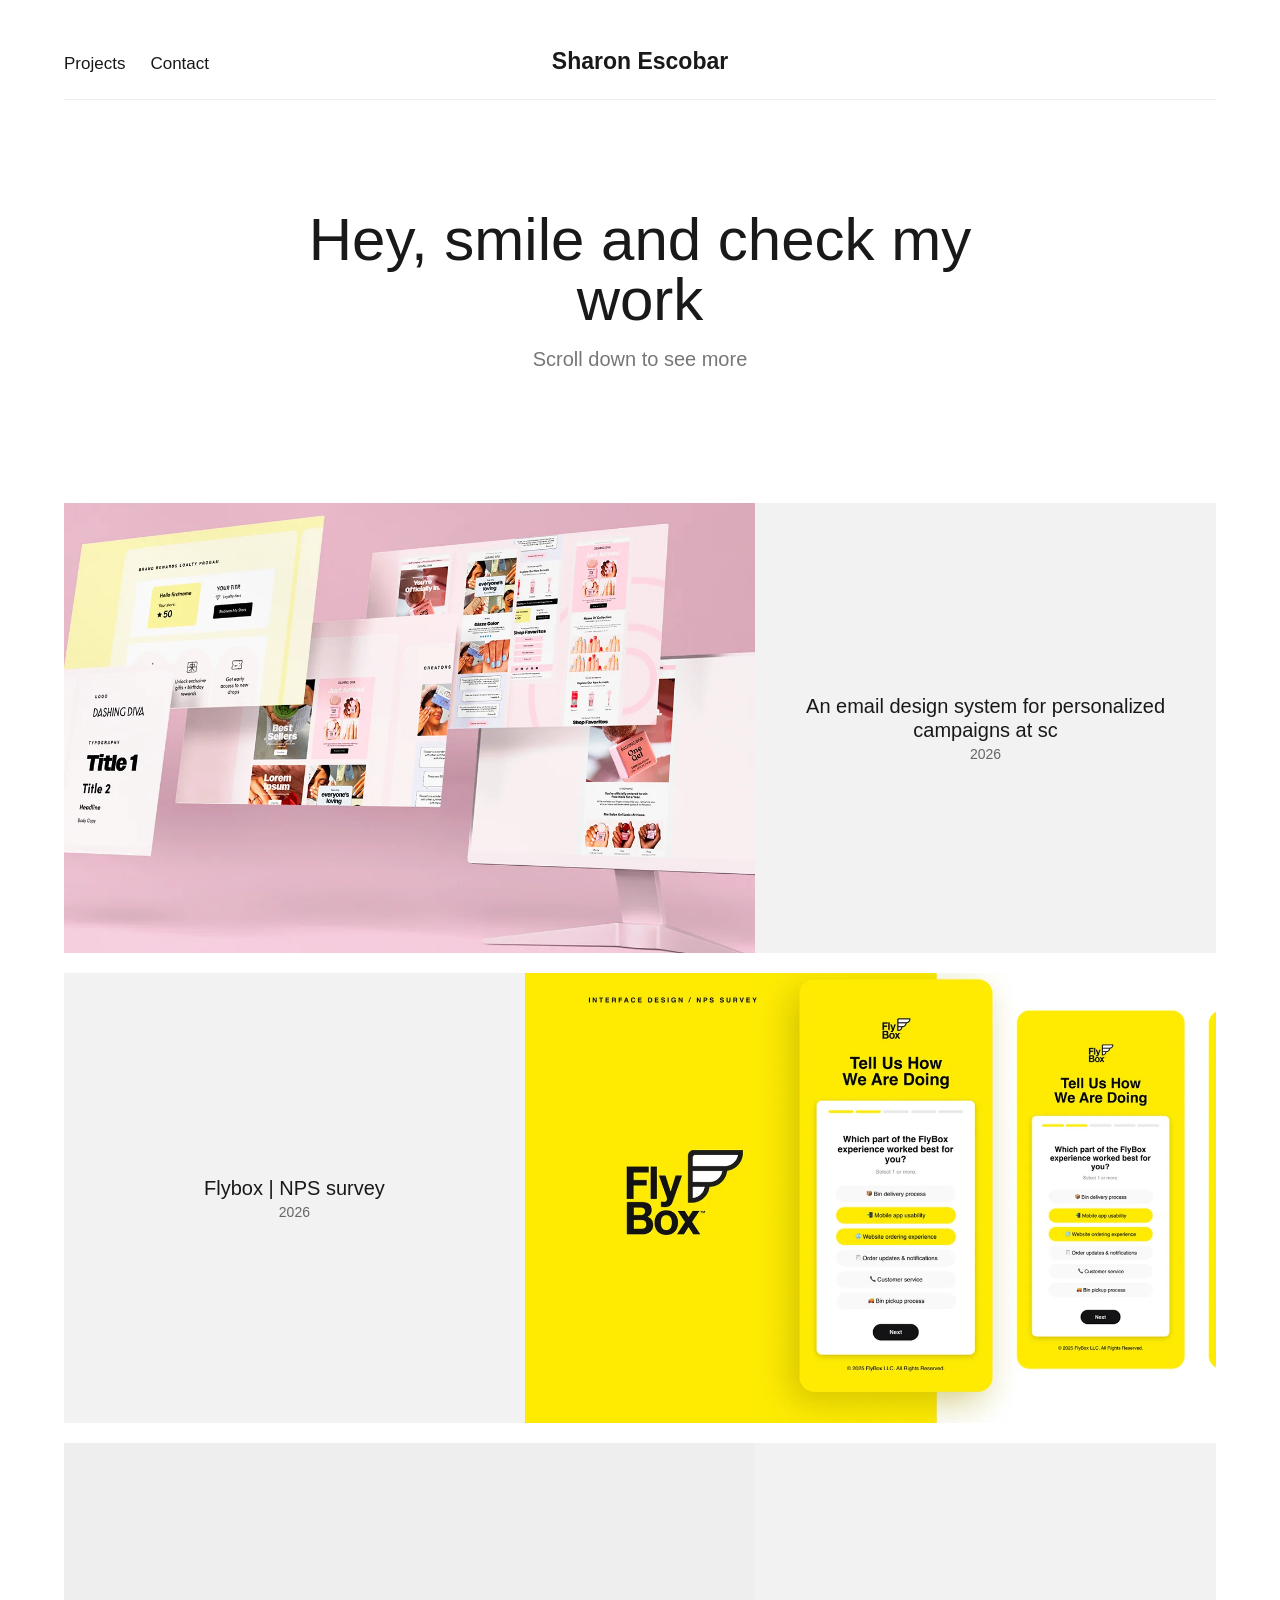
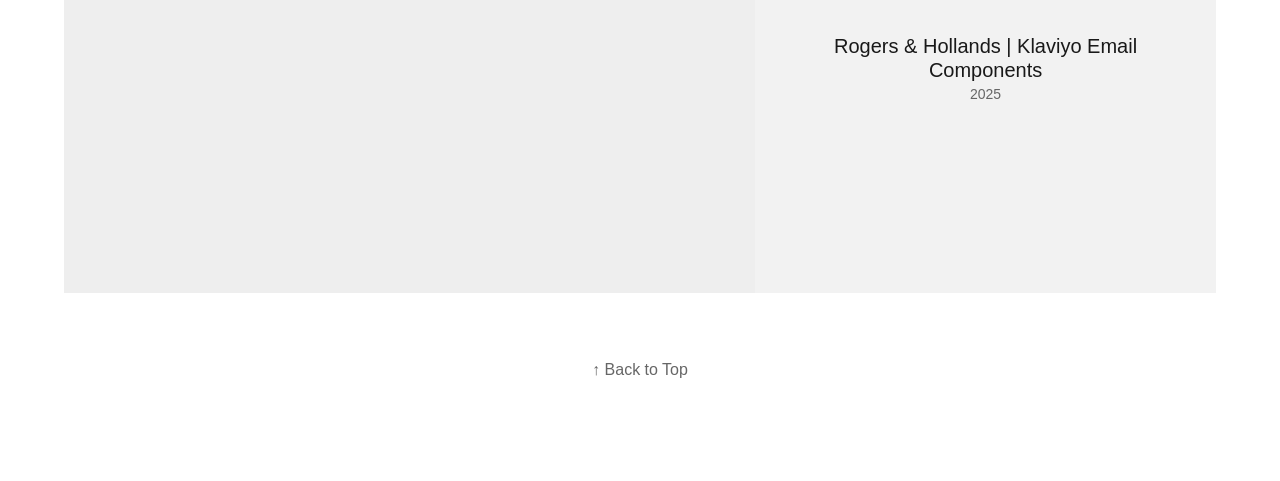
<file: index.html>
<!DOCTYPE html><html lang="en"><head><meta charSet="utf-8"/><meta name="viewport" content="width=device-width, initial-scale=1"/><link rel="stylesheet" href="/_next/static/chunks/1fuy-kwhqlm_t.css" data-precedence="next"/><link rel="preload" as="script" fetchPriority="low" href="/_next/static/chunks/310vm2bl3xxpt.js"/><script src="/_next/static/chunks/1wnov70f88xjy.js" async=""></script><script src="/_next/static/chunks/39_j1bdzreq0m.js" async=""></script><script src="/_next/static/chunks/0c98xzjfks9hq.js" async=""></script><script src="/_next/static/chunks/turbopack-2u1d16houkiyo.js" async=""></script><script src="/_next/static/chunks/3i3r_b7oxx2u1.js" async=""></script><title>Sharon Escobar</title><meta name="description" content="Hey, smile and check my work"/><script src="/_next/static/chunks/0cz1d0mv5g_q7.js" noModule=""></script></head><body><div hidden=""><!--$--><!--/$--></div><div class="shell" id="top"><header class="site-header"><nav aria-label="Portfolio"><a href="/work/">Projects</a><a href="/contact/">Contact</a></nav><a class="brand" href="/work/">Sharon Escobar</a><details class="mobile-menu"><summary aria-label="Navigation menu">☰</summary><nav><a href="/work/">Projects</a><a href="/contact/">Contact</a></nav></details></header><main><div class="masthead"><h1>Hey, smile and check my work</h1><p>Scroll down to see more</p></div><div class="cards"><a class="card" href="/dashing-diva-email-mkt-design-system/"><div class="cover"><img alt="Overview of the Dashing Diva modular email design system" src="/portfolio-images/image-06dc9033621715ffb0074c9750079997d0ea402c-1214x910-png-1280.webp" srcSet="/portfolio-images/image-06dc9033621715ffb0074c9750079997d0ea402c-1214x910-png-640.webp 640w, /portfolio-images/image-06dc9033621715ffb0074c9750079997d0ea402c-1214x910-png-1280.webp 1280w, /portfolio-images/image-06dc9033621715ffb0074c9750079997d0ea402c-1214x910-png-1920.webp 1920w" sizes="(max-width: 600px) 90vw, 58vw" loading="lazy" width="1214" height="910"/></div><div class="details"><span>An email design system for personalized campaigns at sc</span><small>2026</small></div></a><a class="card" href="/web-product-nps-survey/"><div class="cover"><img alt="Yellow FlyBox mobile customer survey screens" src="/portfolio-images/image-5784114c1a1ff55fa09bc6ae8c6f970abc35f98d-1439x1080-png-1280.webp" srcSet="/portfolio-images/image-5784114c1a1ff55fa09bc6ae8c6f970abc35f98d-1439x1080-png-640.webp 640w, /portfolio-images/image-5784114c1a1ff55fa09bc6ae8c6f970abc35f98d-1439x1080-png-1280.webp 1280w, /portfolio-images/image-5784114c1a1ff55fa09bc6ae8c6f970abc35f98d-1439x1080-png-1920.webp 1920w" sizes="(max-width: 600px) 90vw, 58vw" loading="lazy" width="1439" height="1080"/></div><div class="details"><span>Flybox | NPS survey</span><small>2026</small></div></a><a class="card" href="/rogers-hollands-klaviyo-email-components/"><div class="cover"></div><div class="details"><span>Rogers &amp; Hollands | Klaviyo Email Components</span><small>2025</small></div></a></div></main><!--$--><!--/$--><footer><a href="#top">↑ Back to Top</a></footer></div><script id="_R_">(globalThis["TURBOPACK"] || (globalThis["TURBOPACK"] = [])).push({"otherChunks":["static/chunks/310vm2bl3xxpt.js","static/chunks/1wnov70f88xjy.js","static/chunks/39_j1bdzreq0m.js","static/chunks/0c98xzjfks9hq.js"],"runtimeModuleIds":[94553]});</script><script src="/_next/static/chunks/310vm2bl3xxpt.js" async=""></script><script>(self.__next_f=self.__next_f||[]).push([0])</script><script>self.__next_f.push([1,"1:\"$Sreact.fragment\"\n5:\"/_next/static/chunks/3i3r_b7oxx2u1.js\"\n6:I[97367,[\"$5\"],\"OutletBoundary\"]\n7:\"$Sreact.suspense\"\n9:\"ViewportBoundary\"\na:I[97367,[\"$5\"],\"$9\"]\nc:\"MetadataBoundary\"\nd:I[97367,[\"$5\"],\"$c\"]\nf:I[68027,[\"$5\"],\"default\",1]\n:HL[\"/_next/static/chunks/1fuy-kwhqlm_t.css\",\"style\"]\n3:[[\"children\",{\"s\":\"__PAGE__\",\"h\":512,\"d\":{\"r\":[\"$\",\"$1\",\"c\",{\"children\":[\"$L4\",null,[\"$\",\"$L6\",null,{\"children\":[\"$\",\"$7\",null,{\"name\":\"Next.MetadataOutlet\",\"children\":\"$@8\"}]}]]}],\"p\":false,\"v\":null}}]]\n0:{\"P\":null,\"c\":[\"\",\"\"],\"q\":\"\",\"i\":false,\"t\":{\"t\":{\"s\":\"\",\"h\":528,\"d\":{\"r\":[\"$\",\"$1\",\"c\",{\"children\":[[[\"$\",\"link\",\"0\",{\"rel\":\"stylesheet\",\"href\":\"/_next/static/chunks/1fuy-kwhqlm_t.css\",\"precedence\":\"next\",\"crossOrigin\":\"$undefined\",\"nonce\":\"$undefined\"}],[\"$\",\"script\",\"script-0\",{\"src\":\"/_next/static/chunks/3i3r_b7oxx2u1.js\",\"async\":true,\"nonce\":\"$undefined\"}]],\"$L2\"]}],\"p\":false,\"v\":null},\"c\":\"$Q3\"},\"h\":{\"r\":[\"$\",\"$1\",\"h\",{\"children\":[null,[\"$\",\"$La\",null,{\"children\":\"$Lb\"}],[\"$\",\"$Ld\",null,{\"children\":[[\"$\",\"div\",null,{\"hidden\":true,\"children\":[\"$\",\"$7\",null,{\"name\":\"Next.Metadata\",\"children\":\"$Le\"}]}],null]}],null]}],\"p\":false,\"v\":null}},\"m\":\"$undefined\",\"G\":[\"$f\",[[\"$\",\"link\",\"0\",{\"rel\":\"stylesheet\",\"href\":\"/_next/static/chunks/1fuy-kwhqlm_t.css\",\"precedence\":\"next\",\"crossOrigin\":\"$undefined\",\"nonce\":\"$undefined\"}]]],\"S\":true,\"r\":\"$undefined\",\"s\":\"$undefined\",\"a\":\"$undefined\",\"l\":\"$undefined\",\"p\":\"$undefined\",\"d\":\"$undefined\",\"b\":\"I9uqcalOZns8fiYQJQ78E\"}\nb:[[\"$\",\"meta\",\"0\",{\"charSet\":\"utf-8\"}],[\"$\",\"meta\",\"1\",{\"name\":\"viewport\",\"content\":\"width=device-width, initial-scale=1\"}]]\n"])</script><script>self.__next_f.push([1,"10:I[22016,[\"$5\"],\"\"]\n11:I[21420,[\"$5\"],\"MobileMenu\"]\n12:I[39756,[\"$5\"],\"default\"]\n13:I[37457,[\"$5\"],\"default\"]\n2:[\"$\",\"html\",null,{\"lang\":\"en\",\"children\":[\"$\",\"body\",null,{\"children\":[\"$\",\"div\",null,{\"className\":\"shell\",\"id\":\"top\",\"children\":[[\"$\",\"header\",null,{\"className\":\"site-header\",\"children\":[[\"$\",\"nav\",null,{\"aria-label\":\"Portfolio\",\"children\":[[\"$\",\"$L10\",null,{\"href\":\"/work\",\"children\":\"Projects\"}],[\"$\",\"$L10\",null,{\"href\":\"/contact\",\"children\":\"Contact\"}]]}],[\"$\",\"$L10\",null,{\"className\":\"brand\",\"href\":\"/work\",\"children\":\"Sharon Escobar\"}],[\"$\",\"$L11\",null,{\"children\":\"$2:props:children:props:children:props:children:0:props:children:0:props:children\"}]]}],[\"$\",\"$L12\",null,{\"parallelRouterKey\":\"children\",\"error\":\"$undefined\",\"errorStyles\":\"$undefined\",\"errorScripts\":\"$undefined\",\"template\":[\"$\",\"$L13\",null,{}],\"templateStyles\":\"$undefined\",\"templateScripts\":\"$undefined\",\"notFound\":[[[\"$\",\"title\",null,{\"children\":\"404: This page could not be found.\"}],[\"$\",\"div\",null,{\"style\":{\"fontFamily\":\"system-ui,\\\"Segoe UI\\\",Roboto,Helvetica,Arial,sans-serif,\\\"Apple Color Emoji\\\",\\\"Segoe UI Emoji\\\"\",\"height\":\"100vh\",\"textAlign\":\"center\",\"display\":\"flex\",\"flexDirection\":\"column\",\"alignItems\":\"center\",\"justifyContent\":\"center\"},\"children\":[\"$\",\"div\",null,{\"children\":[[\"$\",\"style\",null,{\"dangerouslySetInnerHTML\":{\"__html\":\"body{color:#000;background:#fff;margin:0}.next-error-h1{border-right:1px solid rgba(0,0,0,.3)}@media (prefers-color-scheme:dark){body{color:#fff;background:#000}.next-error-h1{border-right:1px solid rgba(255,255,255,.3)}}\"}}],[\"$\",\"h1\",null,{\"className\":\"next-error-h1\",\"style\":{\"display\":\"inline-block\",\"margin\":\"0 20px 0 0\",\"padding\":\"0 23px 0 0\",\"fontSize\":24,\"fontWeight\":500,\"verticalAlign\":\"top\",\"lineHeight\":\"49px\"},\"children\":404}],[\"$\",\"div\",null,{\"style\":{\"display\":\"inline-block\"},\"children\":[\"$\",\"h2\",null,{\"style\":{\"fontSize\":14,\"fontWeight\":400,\"lineHeight\":\"49px\",\"margin\":0},\"children\":\"This page could not be found.\"}]}]]}]}]],[]],\"forbidden\":\"$undefined\",\"unauthorized\":\"$undefined\"}],[\"$\",\"footer\",null,{\"children\":[[\"$\",\"a\",null,{\"href\":\"#top\",\"children\":\"↑ Back to Top\"}],null]}]]}]}]}]\n4:[\"$\",\"main\",null,{\"children\":[[\"$\",\"div\",null,{\"className\":\"masthead\",\"children\":[[\"$\",\"h1\",null,{\"children\":\"Hey, smile and check my work\"}],[\"$\",\"p\",null,{\"children\":\"Scroll down to see more\"}]]}],[\"$\",\"div\",null,{\"className\":\"cards\",\"children\":[[\"$\",\"$L10\",\"adobe-p6acd26fe63382dfeb41e3a3f7e84d7f9fae1fef39a1923d182d69\",{\"className\":\"card\",\"href\":\"/dashing-diva-email-mkt-design-system\",\"children\":[[\"$\",\"div\",null,{\"className\":\"cover\",\"children\":[\"$\",\"img\",null,{\"alt\":\"Overview of the Dashing Diva modular email design system\",\"src\":\"/portfolio-images/image-06dc9033621715ffb0074c9750079997d0ea402c-1214x910-png-1280.webp\",\"srcSet\":\"/portfolio-images/image-06dc9033621715ffb0074c9750079997d0ea402c-1214x910-png-640.webp 640w, /portfolio-images/image-06dc9033621715ffb0074c9750079997d0ea402c-1214x910-png-1280.webp 1280w, /portfolio-images/image-06dc9033621715ffb0074c9750079997d0ea402c-1214x910-png-1920.webp 1920w\",\"sizes\":\"(max-width: 600px) 90vw, 58vw\",\"loading\":\"lazy\",\"width\":1214,\"height\":910}]}],[\"$\",\"div\",null,{\"className\":\"details\",\"children\":[[\"$\",\"span\",null,{\"children\":\"An email design system for personalized campaigns at sc\"}],[\"$\",\"small\",null,{\"children\":\"2026\"}]]}]]}],[\"$\",\"$L10\",\"adobe-p6aca79089b38de6ade1e517288ff36df1c982c4ee37350fb83337\",{\"className\":\"card\",\"href\":\"/web-product-nps-survey\",\"children\":[[\"$\",\"div\",null,{\"className\":\"cover\",\"children\":[\"$\",\"img\",null,{\"alt\":\"Yellow FlyBox mobile customer survey screens\",\"src\":\"/portfolio-images/image-5784114c1a1ff55fa09bc6ae8c6f970abc35f98d-1439x1080-png-1280.webp\",\"srcSet\":\"/portfolio-images/image-5784114c1a1ff55fa09bc6ae8c6f970abc35f98d-1439x1080-png-640.webp 640w, /portfolio-images/image-5784114c1a1ff55fa09bc6ae8c6f970abc35f98d-1439x1080-png-1280.webp 1280w, /portfolio-images/image-5784114c1a1ff55fa09bc6ae8c6f970abc35f98d-1439x1080-png-1920.webp 1920w\",\"sizes\":\"(max-width: 600px) 90vw, 58vw\",\"loading\":\"lazy\",\"width\":1439,\"height\":1080}]}],[\"$\",\"div\",null,{\"className\":\"details\",\"children\":[[\"$\",\"span\",null,{\"children\":\"Flybox | NPS survey\"}],[\"$\",\"small\",null,{\"children\":\"2026\"}]]}]]}],[\"$\",\"$L10\",\"adobe-p6aca7bad234c34ba67fb9f6c24be3ae2b688af8f8ca42fc484dc1\",{\"className\":\"card\",\"href\":\"/rogers-hollands-klaviyo-email-components\",\"children\":[[\"$\",\"div\",null,{\"className\":\"cover\",\"children\":null}],[\"$\",\"div\",null,{\"className\":\"details\",\"children\":[[\"$\",\"span\",null,{\"children\":\"Rogers \u0026 Hollands | Klaviyo Email Components\"}],[\"$\",\"small\",null,{\"children\":\"2025\"}]]}]]}]]}]]}]\n8:null\ne:[[\"$\",\"title\",\"0\",{\"children\":\"Sharon Escobar\"}],[\"$\",\"meta\",\"1\",{\"name\":\"description\",\"content\":\"Hey, smile and check my work\"}]]\n"])</script></body></html>
</file>
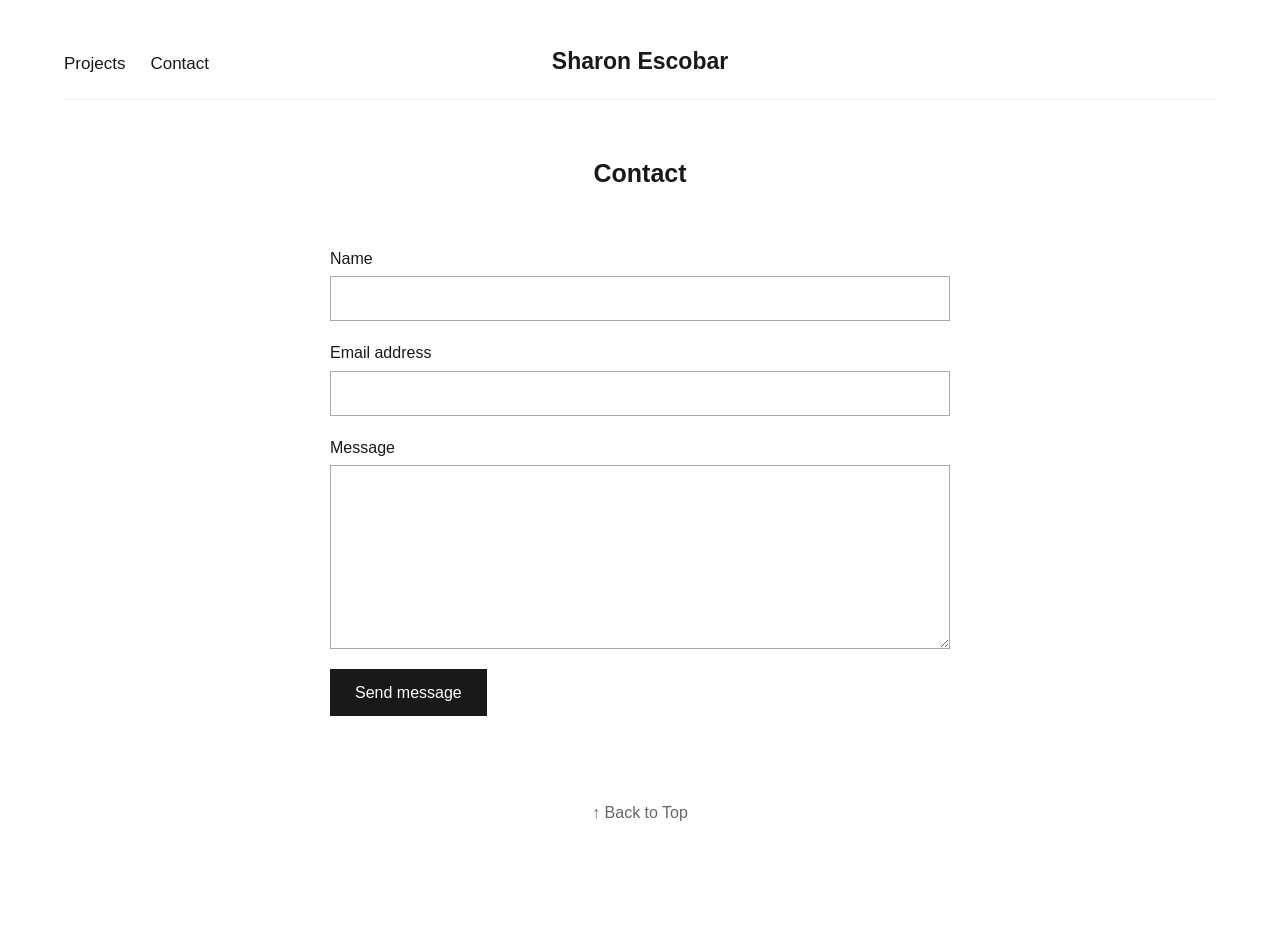
<file: contact/index.html>
<!DOCTYPE html><html lang="en"><head><meta charSet="utf-8"/><meta name="viewport" content="width=device-width, initial-scale=1"/><link rel="stylesheet" href="/_next/static/chunks/1fuy-kwhqlm_t.css" data-precedence="next"/><link rel="preload" as="script" fetchPriority="low" href="/_next/static/chunks/310vm2bl3xxpt.js"/><script src="/_next/static/chunks/1wnov70f88xjy.js" async=""></script><script src="/_next/static/chunks/39_j1bdzreq0m.js" async=""></script><script src="/_next/static/chunks/0c98xzjfks9hq.js" async=""></script><script src="/_next/static/chunks/turbopack-2u1d16houkiyo.js" async=""></script><script src="/_next/static/chunks/3i3r_b7oxx2u1.js" async=""></script><script src="/_next/static/chunks/1s5rzyn4j87r1.js" async=""></script><title>Contact | Sharon Escobar</title><meta name="description" content="Hey, smile and check my work"/><script src="/_next/static/chunks/0cz1d0mv5g_q7.js" noModule=""></script></head><body><div hidden=""><!--$--><!--/$--></div><div class="shell" id="top"><header class="site-header"><nav aria-label="Portfolio"><a href="/work/">Projects</a><a href="/contact/">Contact</a></nav><a class="brand" href="/work/">Sharon Escobar</a><details class="mobile-menu"><summary aria-label="Navigation menu">☰</summary><nav><a href="/work/">Projects</a><a href="/contact/">Contact</a></nav></details></header><main class="contact"><header class="page-heading"><h1>Contact</h1></header><form class="contact-form" action="https://formsubmit.co/ajax/casdpa%40gmail.com" method="post"><fieldset><label>Name<input autoComplete="name" required="" name="name"/></label><label>Email address<input type="email" autoComplete="email" required="" name="email"/></label><label>Message<textarea name="message" rows="7" required=""></textarea></label><button type="submit">Send message</button></fieldset><div role="status"></div></form></main><!--$--><!--/$--><footer><a href="#top">↑ Back to Top</a></footer></div><script id="_R_">(globalThis["TURBOPACK"] || (globalThis["TURBOPACK"] = [])).push({"otherChunks":["static/chunks/310vm2bl3xxpt.js","static/chunks/1wnov70f88xjy.js","static/chunks/39_j1bdzreq0m.js","static/chunks/0c98xzjfks9hq.js"],"runtimeModuleIds":[94553]});</script><script src="/_next/static/chunks/310vm2bl3xxpt.js" async=""></script><script>(self.__next_f=self.__next_f||[]).push([0])</script><script>self.__next_f.push([1,"1:\"$Sreact.fragment\"\n4:\"/_next/static/chunks/3i3r_b7oxx2u1.js\"\n5:I[39756,[\"$4\"],\"default\"]\n6:I[37457,[\"$4\"],\"default\"]\na:I[97367,[\"$4\"],\"OutletBoundary\"]\nb:\"$Sreact.suspense\"\nd:\"ViewportBoundary\"\ne:I[97367,[\"$4\"],\"$d\"]\n10:\"MetadataBoundary\"\n11:I[97367,[\"$4\"],\"$10\"]\n13:I[68027,[\"$4\"],\"default\",1]\n:HL[\"/_next/static/chunks/1fuy-kwhqlm_t.css\",\"style\"]\n7:X\n8:[[\"children\",{\"s\":\"__PAGE__\",\"h\":512,\"d\":{\"r\":[\"$\",\"$1\",\"c\",{\"children\":[\"$L9\",[[\"$\",\"script\",\"script-0\",{\"src\":\"/_next/static/chunks/1s5rzyn4j87r1.js\",\"async\":true,\"nonce\":\"$undefined\"}]],[\"$\",\"$La\",null,{\"children\":[\"$\",\"$b\",null,{\"name\":\"Next.MetadataOutlet\",\"children\":\"$@c\"}]}]]}],\"p\":false,\"v\":null}}]]\n3:[[\"children\",{\"s\":\"contact\",\"h\":512,\"d\":{\"r\":[\"$\",\"$1\",\"c\",{\"children\":[null,[\"$\",\"$L5\",null,{\"parallelRouterKey\":\"children\",\"error\":\"$undefined\",\"errorStyles\":\"$undefined\",\"errorScripts\":\"$undefined\",\"template\":[\"$\",\"$L6\",null,{}],\"templateStyles\":\"$undefined\",\"templateScripts\":\"$undefined\",\"notFound\":\"$undefined\",\"forbidden\":\"$undefined\",\"unauthorized\":\"$undefined\"}]]}],\"p\":false,\"v\":\"$7\"},\"c\":\"$Q8\"}]]\n0:{\"P\":null,\"c\":[\"\",\"contact\",\"\"],\"q\":\"\",\"i\":false,\"t\":{\"t\":{\"s\":\"\",\"h\":528,\"d\":{\"r\":[\"$\",\"$1\",\"c\",{\"children\":[[[\"$\",\"link\",\"0\",{\"rel\":\"stylesheet\",\"href\":\"/_next/static/chunks/1fuy-kwhqlm_t.css\",\"precedence\":\"next\",\"crossOrigin\":\"$undefined\",\"nonce\":\"$undefined\"}],[\"$\",\"script\",\"script-0\",{\"src\":\"/_next/static/chunks/3i3r_b7oxx2u1.js\",\"async\":true,\"nonce\":\"$undefined\"}]],\"$L2\"]}],\"p\":false,\"v\":null},\"c\":\"$Q3\"},\"h\":{\"r\":[\"$\",\"$1\",\"h\",{\"children\":[null,[\"$\",\"$Le\",null,{\"children\":\"$Lf\"}],[\"$\",\"$L11\",null,{\"children\":[[\"$\",\"div\",null,{\"hidden\":true,\"children\":[\"$\",\"$b\",null,{\"name\":\"Next.Metadata\",\"children\":\"$L12\"}]}],null]}],null]}],\"p\":false,\"v\":null}},\"m\":\"$undefined\",\"G\":[\"$13\",[[\"$\",\"link\",\"0\",{\"rel\":\"stylesheet\",\"href\":\"/_next/static/chunks/1fuy-kwhqlm_t.css\",\"precedence\":\"next\",\"crossOrigin\":\"$undefined\",\"nonce\":\"$undefined\"}]]],\"S\":true,\"r\":\"$undefined\",\"s\":\"$undefined\",\"a\":\"$undefined\",\"l\":\"$undefined\",\"p\":\"$undefined\",\"d\":\"$undefined\",\"b\":\"I9uqcalOZns8fiYQJQ78E\"}\n7:C\nf:[[\"$\",\"meta\",\"0\",{\"charSet\":\"utf-8\"}],[\"$\",\"meta\",\"1\",{\"name\":\"viewport\",\"content\":\"width=device-width, initial-scale=1\"}]]\n"])</script><script>self.__next_f.push([1,"14:I[22016,[\"$4\"],\"\"]\n15:I[21420,[\"$4\"],\"MobileMenu\"]\n16:\"/_next/static/chunks/1s5rzyn4j87r1.js\"\n17:I[49049,[\"$4\",\"$16\"],\"ContactForm\"]\n2:[\"$\",\"html\",null,{\"lang\":\"en\",\"children\":[\"$\",\"body\",null,{\"children\":[\"$\",\"div\",null,{\"className\":\"shell\",\"id\":\"top\",\"children\":[[\"$\",\"header\",null,{\"className\":\"site-header\",\"children\":[[\"$\",\"nav\",null,{\"aria-label\":\"Portfolio\",\"children\":[[\"$\",\"$L14\",null,{\"href\":\"/work\",\"children\":\"Projects\"}],[\"$\",\"$L14\",null,{\"href\":\"/contact\",\"children\":\"Contact\"}]]}],[\"$\",\"$L14\",null,{\"className\":\"brand\",\"href\":\"/work\",\"children\":\"Sharon Escobar\"}],[\"$\",\"$L15\",null,{\"children\":\"$2:props:children:props:children:props:children:0:props:children:0:props:children\"}]]}],[\"$\",\"$L5\",null,{\"parallelRouterKey\":\"children\",\"error\":\"$undefined\",\"errorStyles\":\"$undefined\",\"errorScripts\":\"$undefined\",\"template\":[\"$\",\"$L6\",null,{}],\"templateStyles\":\"$undefined\",\"templateScripts\":\"$undefined\",\"notFound\":[[[\"$\",\"title\",null,{\"children\":\"404: This page could not be found.\"}],[\"$\",\"div\",null,{\"style\":{\"fontFamily\":\"system-ui,\\\"Segoe UI\\\",Roboto,Helvetica,Arial,sans-serif,\\\"Apple Color Emoji\\\",\\\"Segoe UI Emoji\\\"\",\"height\":\"100vh\",\"textAlign\":\"center\",\"display\":\"flex\",\"flexDirection\":\"column\",\"alignItems\":\"center\",\"justifyContent\":\"center\"},\"children\":[\"$\",\"div\",null,{\"children\":[[\"$\",\"style\",null,{\"dangerouslySetInnerHTML\":{\"__html\":\"body{color:#000;background:#fff;margin:0}.next-error-h1{border-right:1px solid rgba(0,0,0,.3)}@media (prefers-color-scheme:dark){body{color:#fff;background:#000}.next-error-h1{border-right:1px solid rgba(255,255,255,.3)}}\"}}],[\"$\",\"h1\",null,{\"className\":\"next-error-h1\",\"style\":{\"display\":\"inline-block\",\"margin\":\"0 20px 0 0\",\"padding\":\"0 23px 0 0\",\"fontSize\":24,\"fontWeight\":500,\"verticalAlign\":\"top\",\"lineHeight\":\"49px\"},\"children\":404}],[\"$\",\"div\",null,{\"style\":{\"display\":\"inline-block\"},\"children\":[\"$\",\"h2\",null,{\"style\":{\"fontSize\":14,\"fontWeight\":400,\"lineHeight\":\"49px\",\"margin\":0},\"children\":\"This page could not be found.\"}]}]]}]}]],[]],\"forbidden\":\"$undefined\",\"unauthorized\":\"$undefined\"}],[\"$\",\"footer\",null,{\"children\":[[\"$\",\"a\",null,{\"href\":\"#top\",\"children\":\"↑ Back to Top\"}],null]}]]}]}]}]\n9:[\"$\",\"main\",null,{\"className\":\"contact\",\"children\":[[\"$\",\"header\",null,{\"className\":\"page-heading\",\"children\":[\"$\",\"h1\",null,{\"children\":\"Contact\"}]}],[\"$\",\"$L17\",null,{\"recipient\":\"casdpa@gmail.com\"}]]}]\nc:null\n12:[[\"$\",\"title\",\"0\",{\"children\":\"Contact | Sharon Escobar\"}],[\"$\",\"meta\",\"1\",{\"name\":\"description\",\"content\":\"Hey, smile and check my work\"}]]\n"])</script></body></html>
</file>
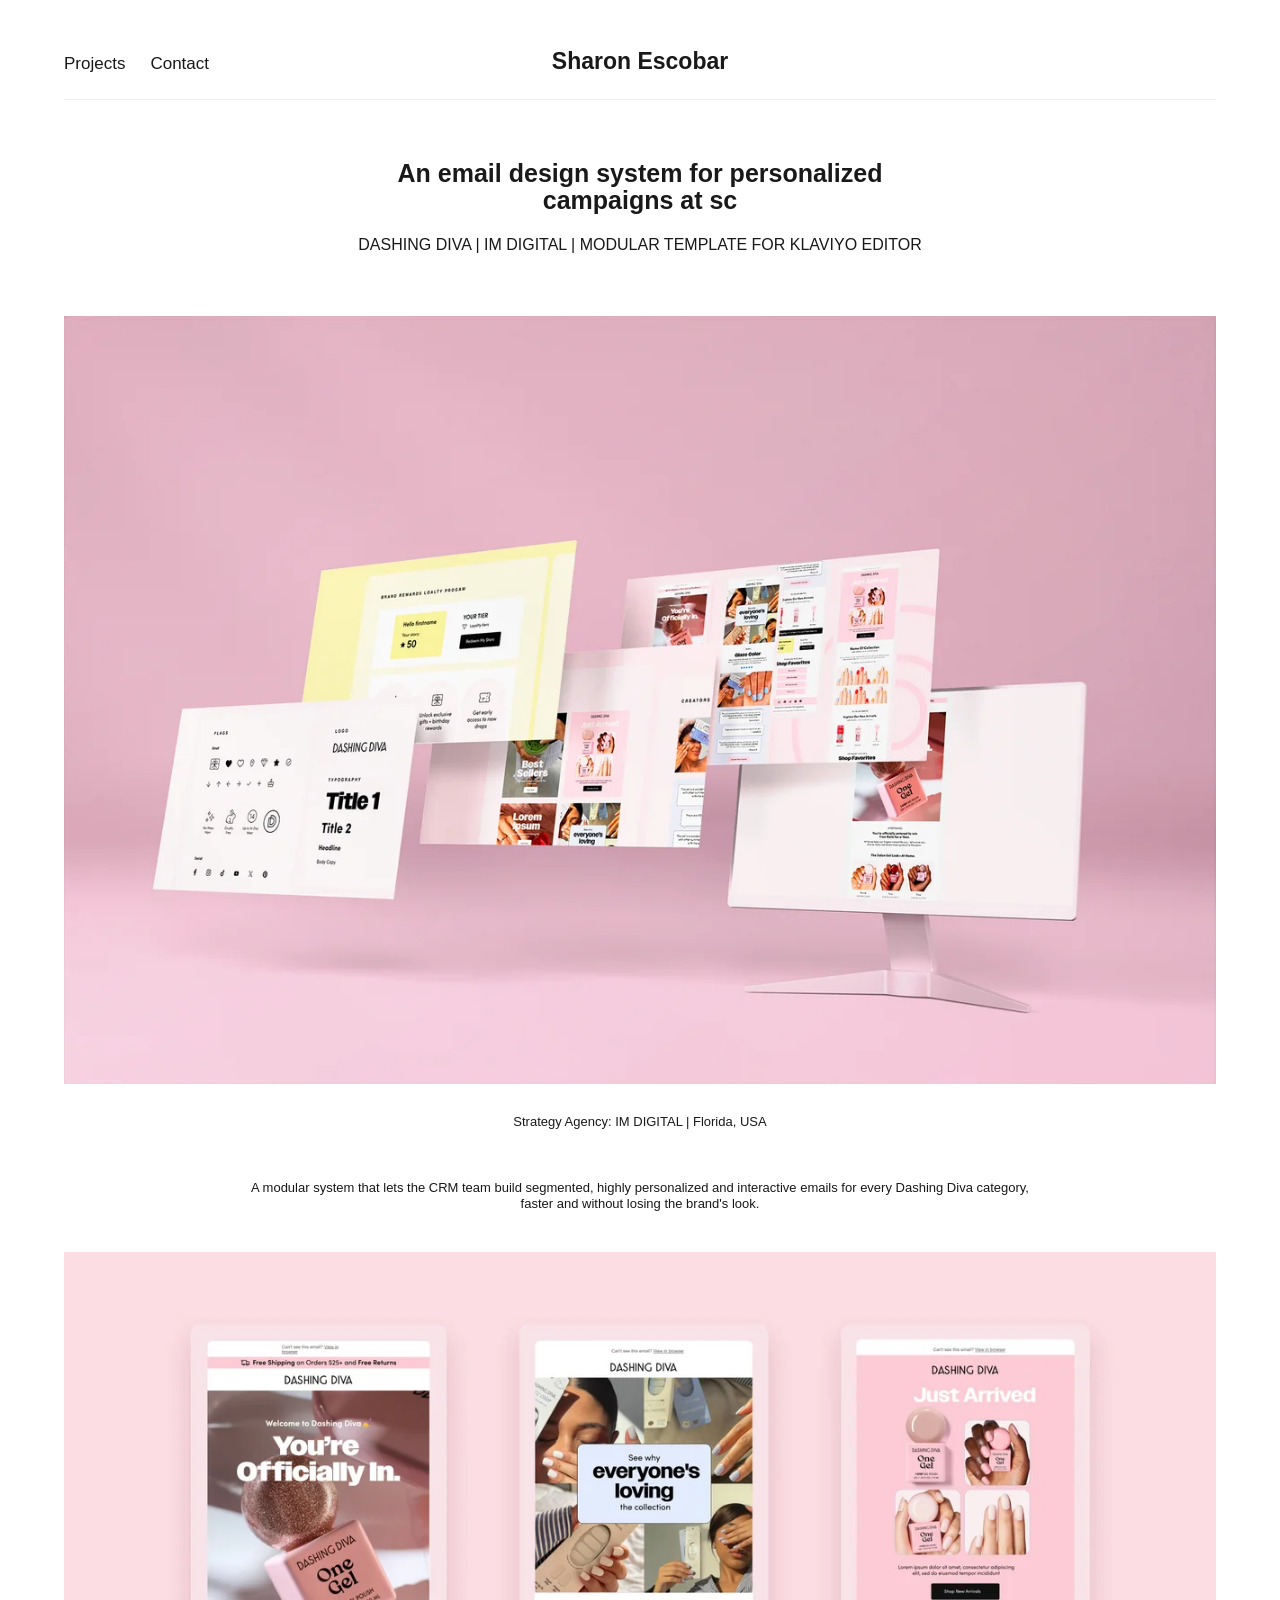
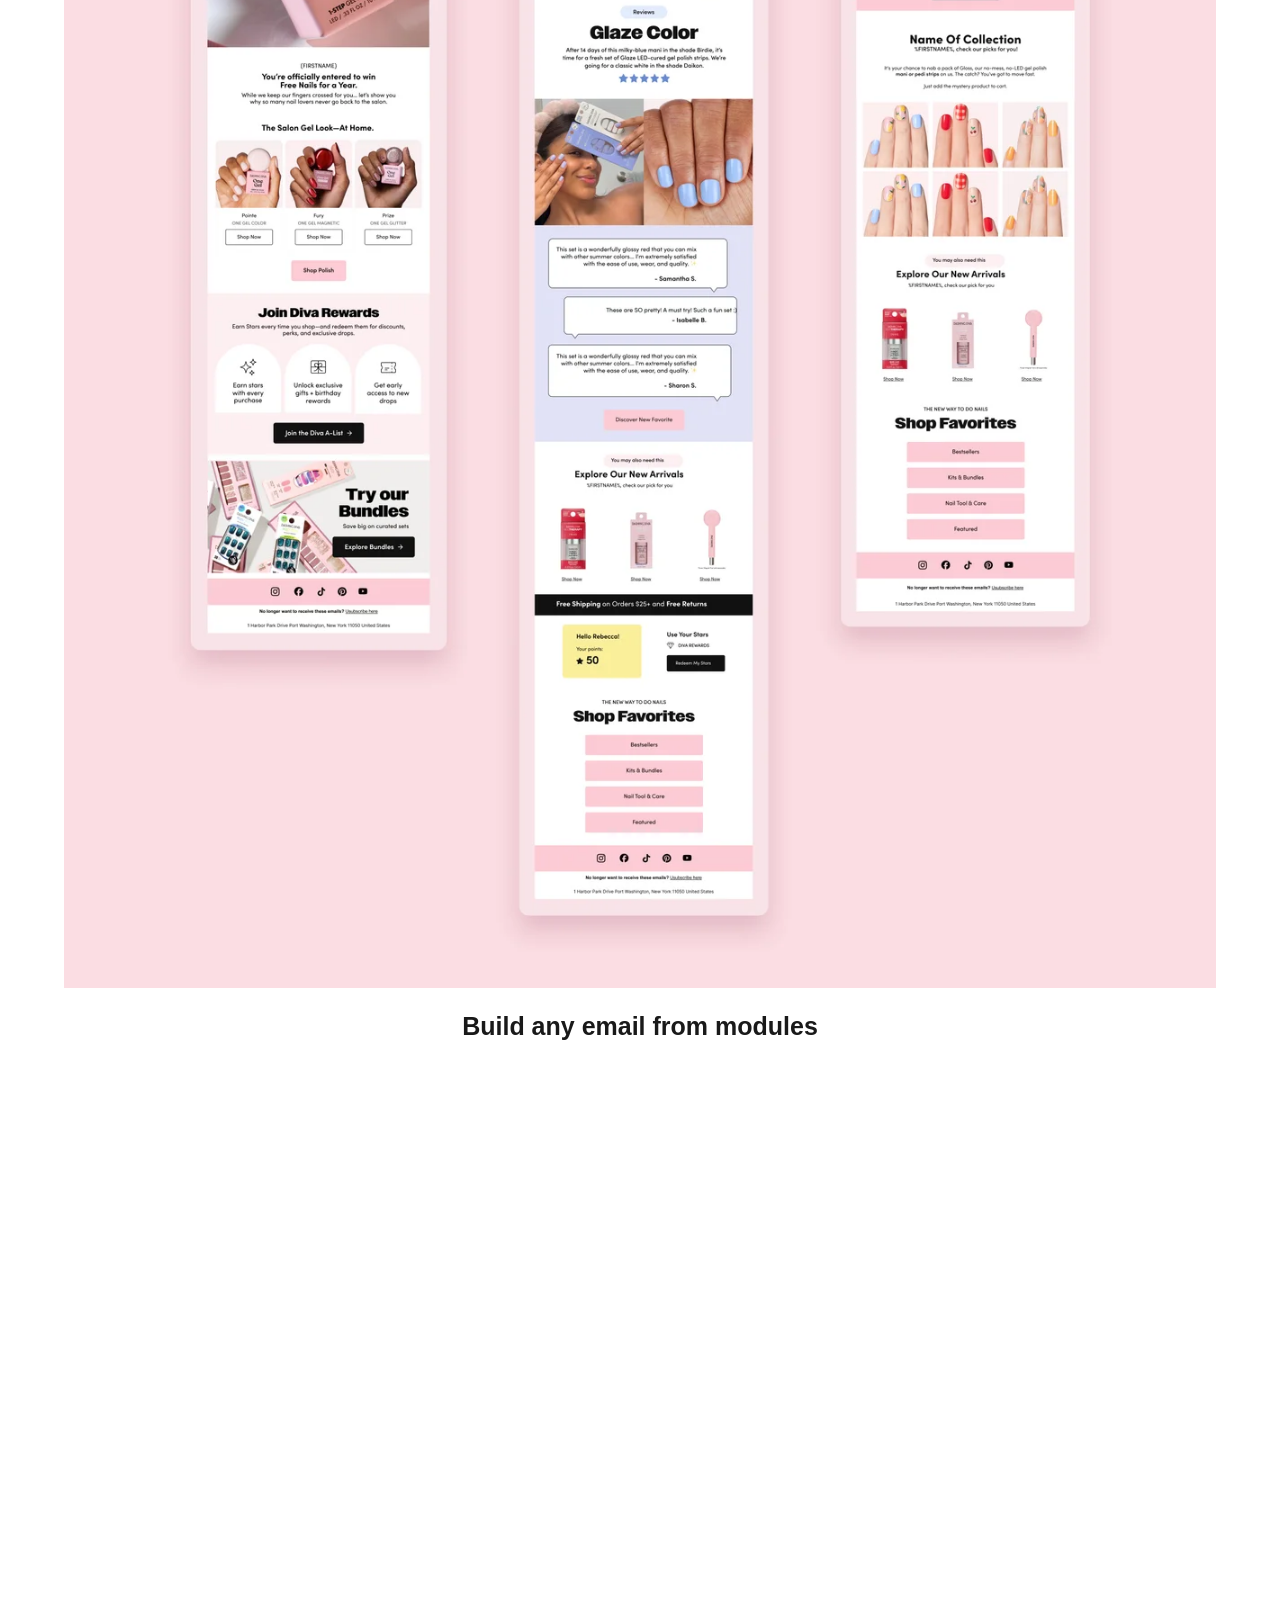
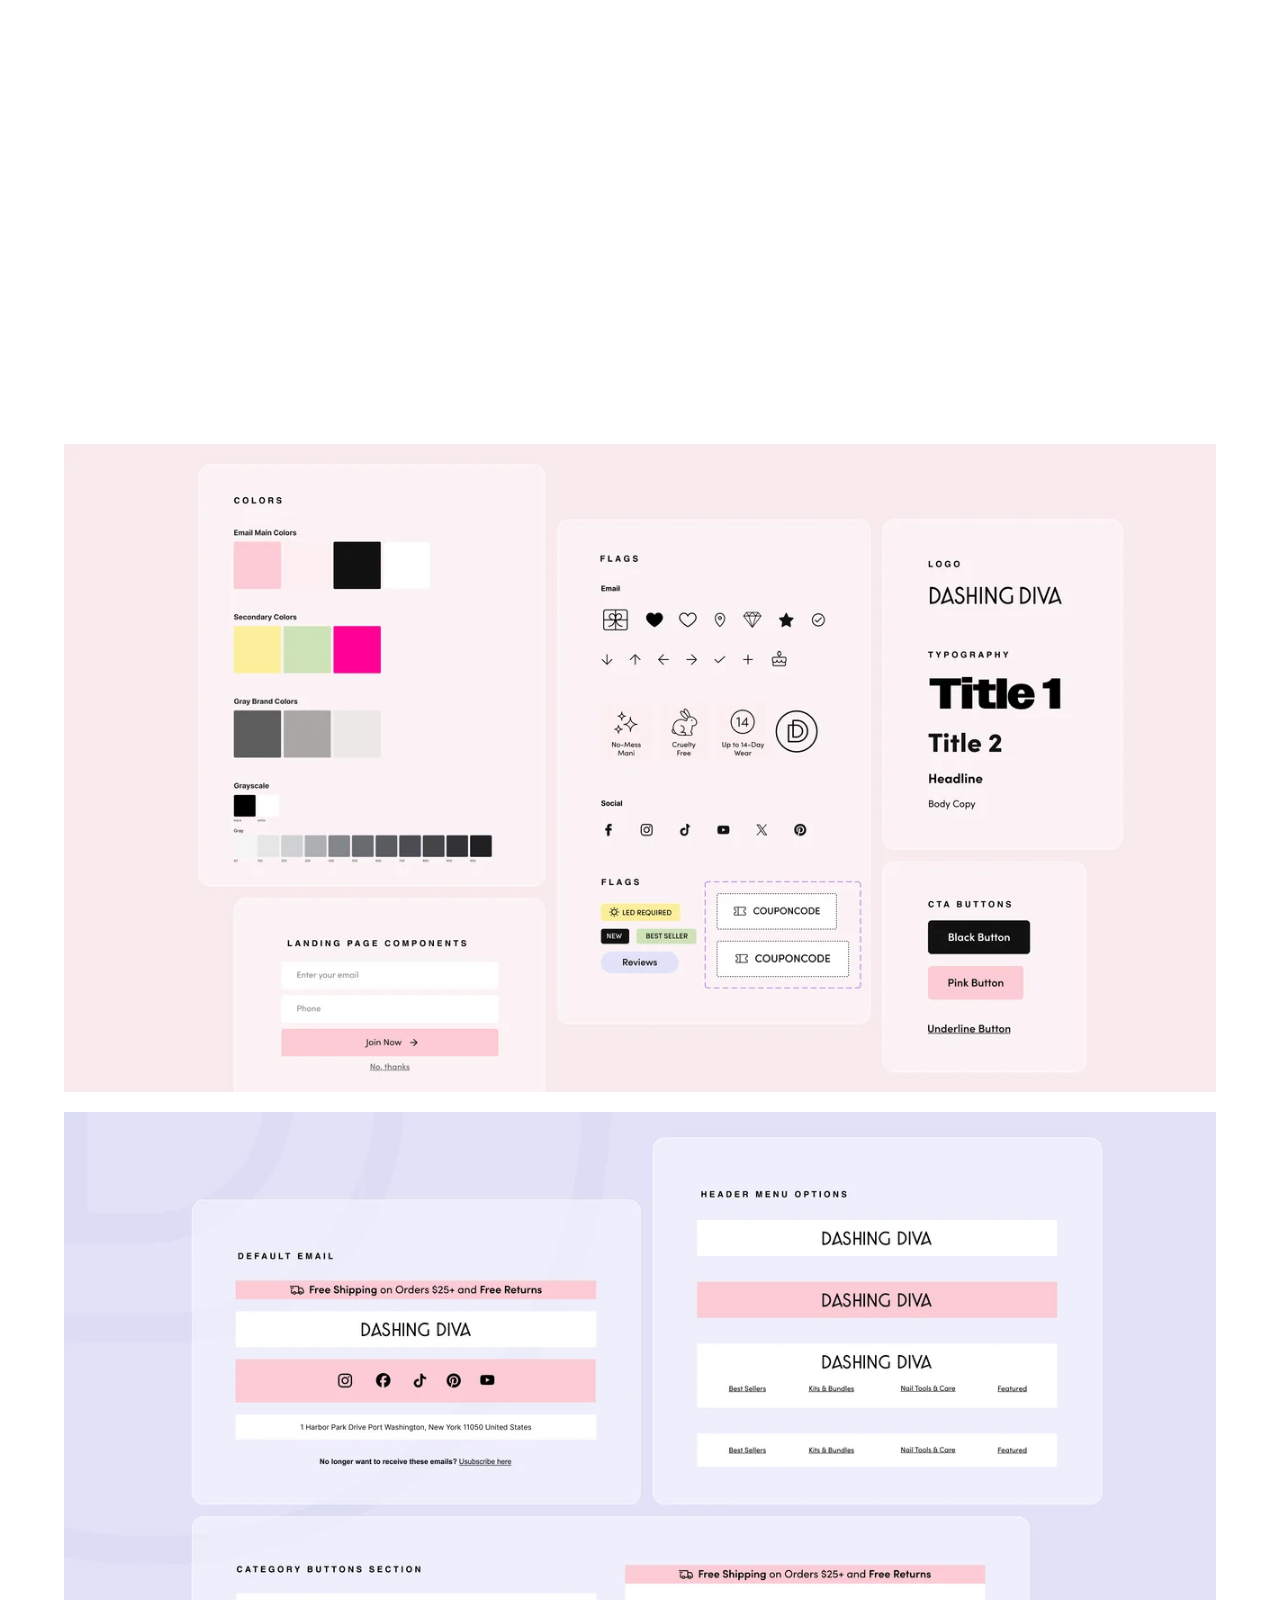
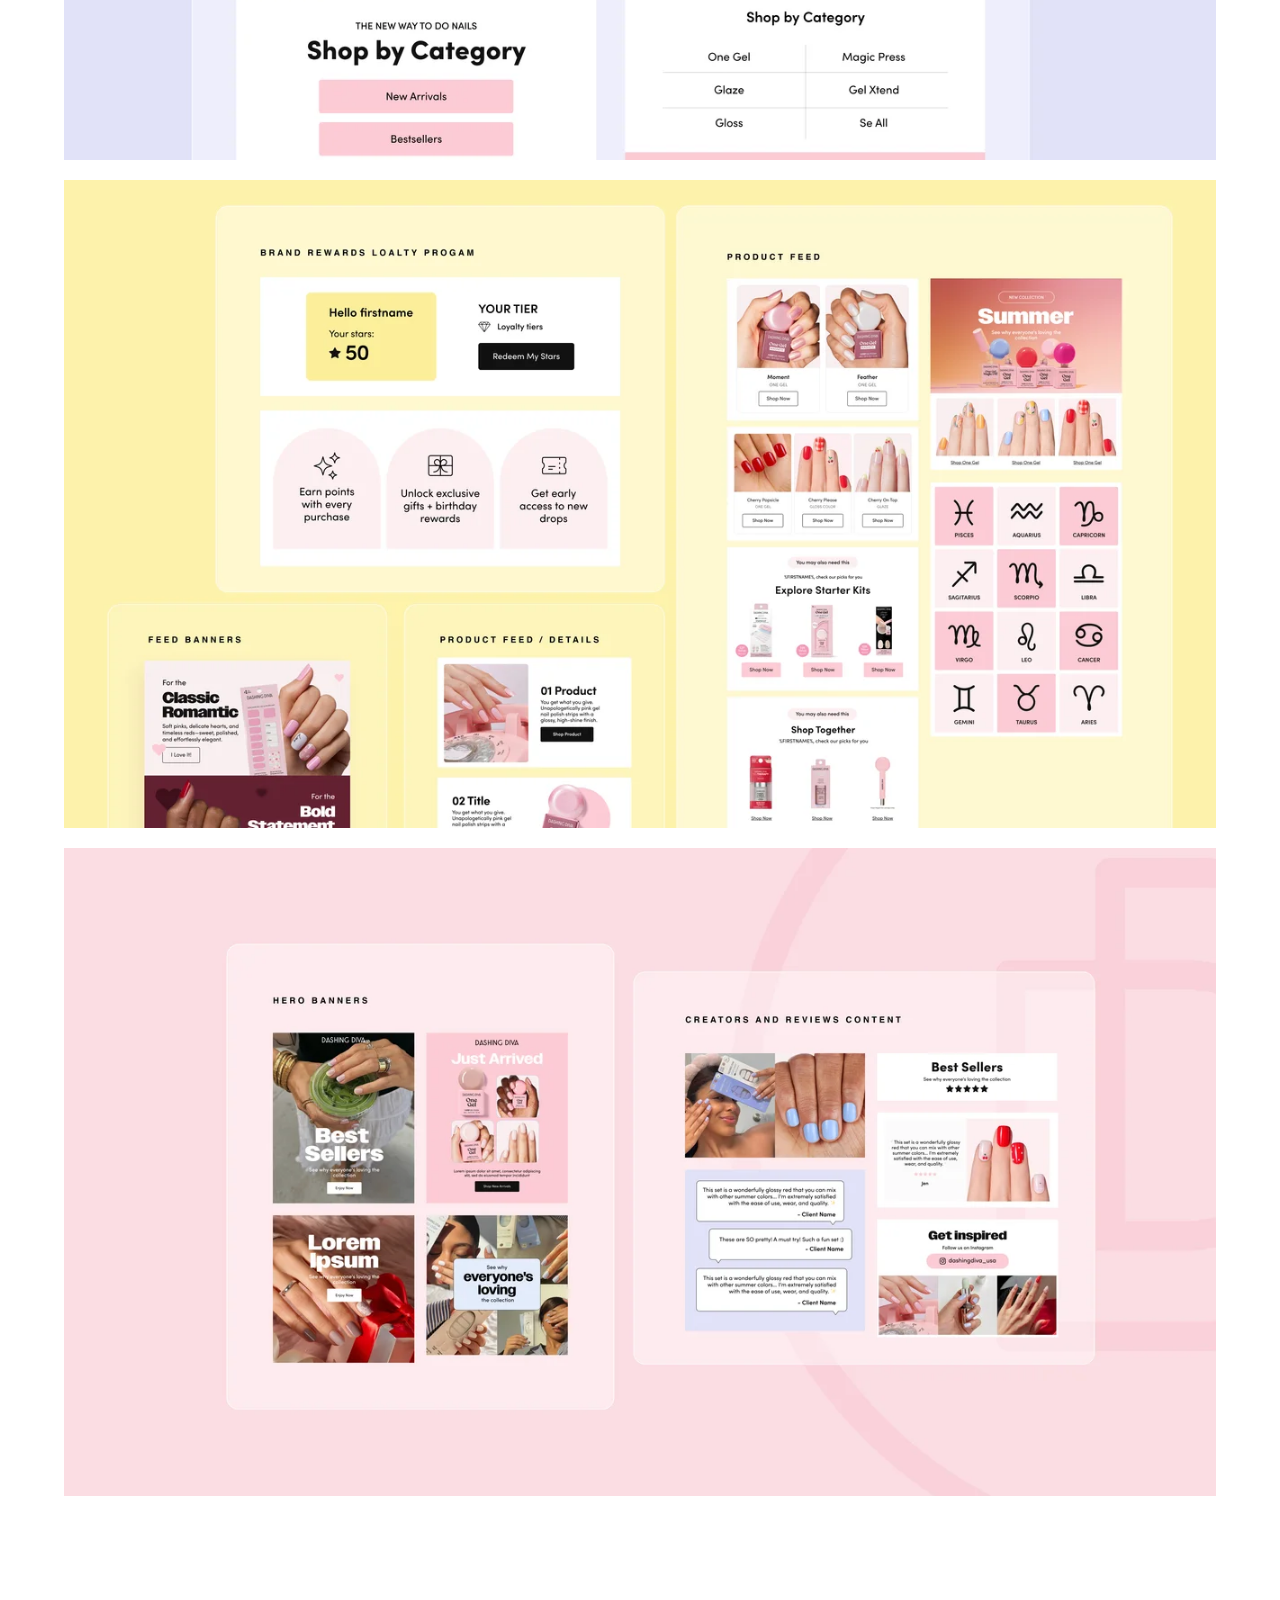
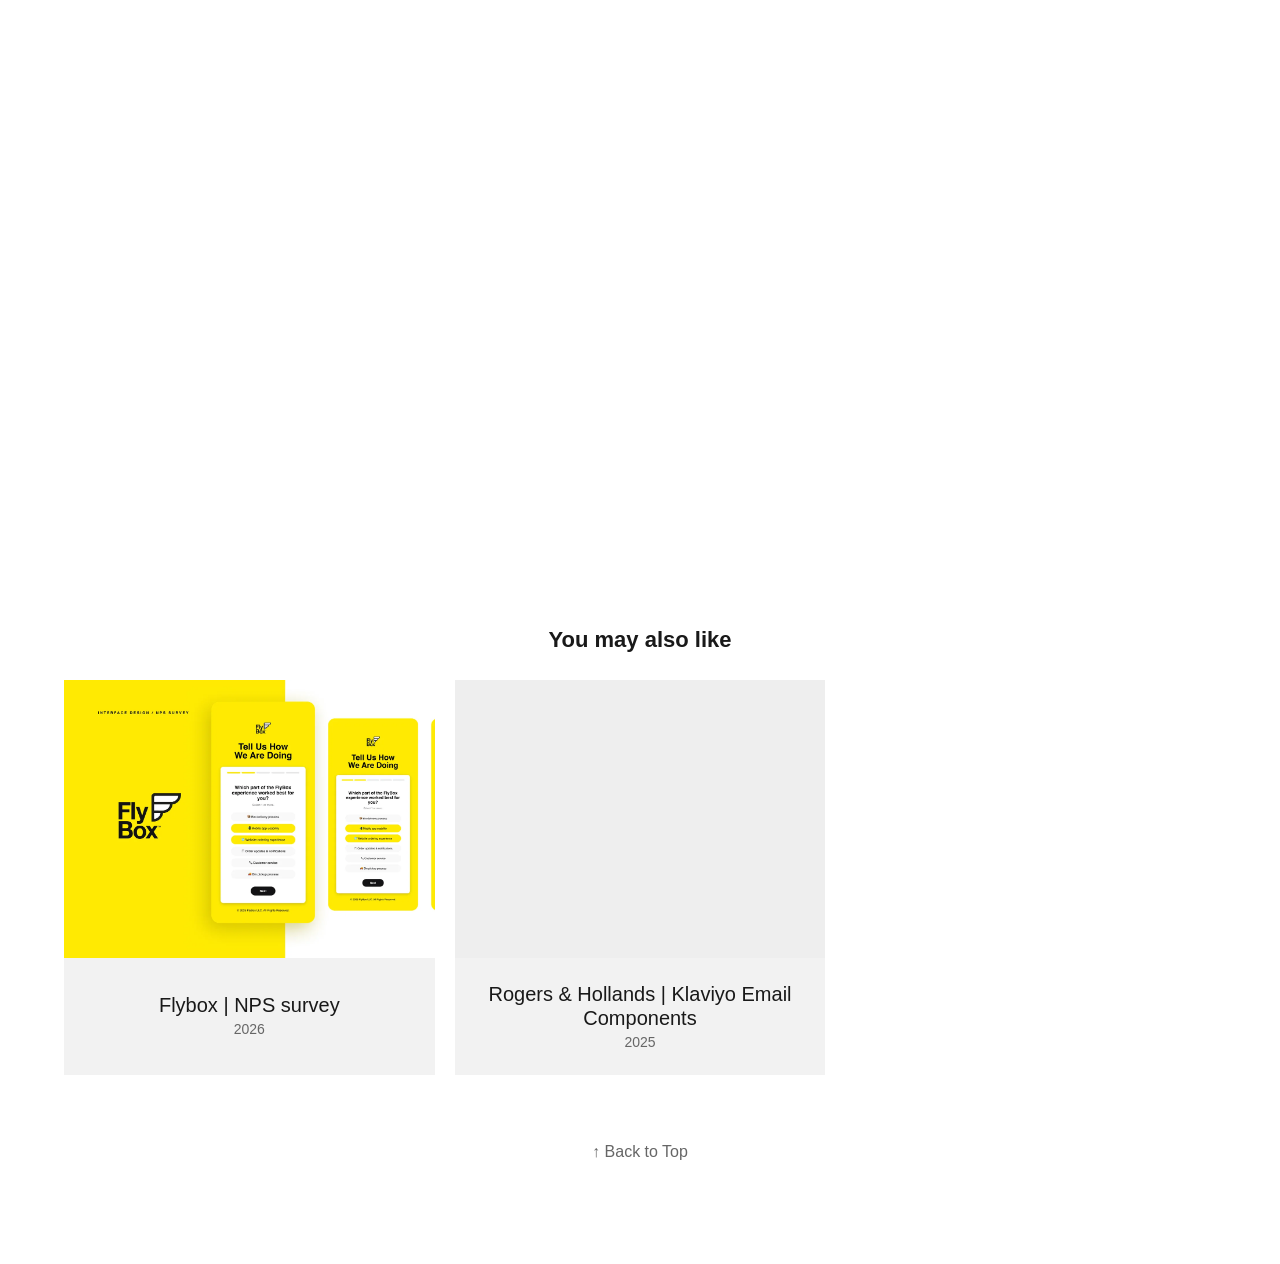
<file: dashing-diva-email-mkt-design-system/index.html>
<!DOCTYPE html><html lang="en"><head><meta charSet="utf-8"/><meta name="viewport" content="width=device-width, initial-scale=1"/><link rel="stylesheet" href="/_next/static/chunks/1fuy-kwhqlm_t.css" data-precedence="next"/><link rel="preload" as="script" fetchPriority="low" href="/_next/static/chunks/310vm2bl3xxpt.js"/><script src="/_next/static/chunks/1wnov70f88xjy.js" async=""></script><script src="/_next/static/chunks/39_j1bdzreq0m.js" async=""></script><script src="/_next/static/chunks/0c98xzjfks9hq.js" async=""></script><script src="/_next/static/chunks/turbopack-2u1d16houkiyo.js" async=""></script><script src="/_next/static/chunks/3i3r_b7oxx2u1.js" async=""></script><title>An email design system for personalized campaigns at sc | Sharon Escobar</title><meta name="description" content="DASHING DIVA | IM DIGITAL | MODULAR TEMPLATE FOR KLAVIYO EDITOR"/><script src="/_next/static/chunks/0cz1d0mv5g_q7.js" noModule=""></script></head><body><div hidden=""><!--$--><!--/$--></div><div class="shell" id="top"><header class="site-header"><nav aria-label="Portfolio"><a href="/work/">Projects</a><a href="/contact/">Contact</a></nav><a class="brand" href="/work/">Sharon Escobar</a><details class="mobile-menu"><summary aria-label="Navigation menu">☰</summary><nav><a href="/work/">Projects</a><a href="/contact/">Contact</a></nav></details></header><main><header class="page-heading"><h1>An email design system for personalized campaigns at sc</h1><p>DASHING DIVA | IM DIGITAL | MODULAR TEMPLATE FOR KLAVIYO EDITOR</p></header><article class="study"><figure><img alt="Dashing Diva email templates and style guide on a pink background" src="/portfolio-images/image-da215a18511a6353c6f9071f0fe018f1756ea349-1920x1280-png-1280.webp" srcSet="/portfolio-images/image-da215a18511a6353c6f9071f0fe018f1756ea349-1920x1280-png-640.webp 640w, /portfolio-images/image-da215a18511a6353c6f9071f0fe018f1756ea349-1920x1280-png-1280.webp 1280w, /portfolio-images/image-da215a18511a6353c6f9071f0fe018f1756ea349-1920x1280-png-1920.webp 1920w" sizes="90vw" loading="lazy" width="1920" height="1280"/></figure><p class="caption">Strategy Agency: IM DIGITAL | Florida, USA</p><p class="caption centered">A modular system that lets the CRM team build segmented, highly personalized and interactive emails for every Dashing Diva category, faster and without losing the brand&#x27;s look.</p><figure><img alt="Three Dashing Diva campaign emails assembled from reusable modules" src="/portfolio-images/image-670a5679d5559ce6f1c2925eda2f2fd18804983e-3840x4456-jpg-1280.webp" srcSet="/portfolio-images/image-670a5679d5559ce6f1c2925eda2f2fd18804983e-3840x4456-jpg-640.webp 640w, /portfolio-images/image-670a5679d5559ce6f1c2925eda2f2fd18804983e-3840x4456-jpg-1280.webp 1280w, /portfolio-images/image-670a5679d5559ce6f1c2925eda2f2fd18804983e-3840x4456-jpg-1920.webp 1920w" sizes="90vw" loading="lazy" width="3840" height="4456"/></figure><h2>Build any email from modules</h2><iframe loading="lazy" title="An email design system for personalized campaigns at sc — video 1" src="https://www-ccv.adobe.io/v1/player/ccv/79NueZR3d_r/embed?bgcolor=%23191919&amp;lazyLoading=true&amp;api_key=BehancePro2View" allowFullScreen="" style="aspect-ratio:1.2"></iframe><figure><img alt="Dashing Diva palette, icons and typography" src="/portfolio-images/image-129f97d6f986db540aa35673bf9e239dcdfc3fad-3840x2160-png-1280.webp" srcSet="/portfolio-images/image-129f97d6f986db540aa35673bf9e239dcdfc3fad-3840x2160-png-640.webp 640w, /portfolio-images/image-129f97d6f986db540aa35673bf9e239dcdfc3fad-3840x2160-png-1280.webp 1280w, /portfolio-images/image-129f97d6f986db540aa35673bf9e239dcdfc3fad-3840x2160-png-1920.webp 1920w" sizes="90vw" loading="lazy" width="3840" height="2160"/></figure><figure><img alt="Reusable email components for reviews, saving tips and shopping by category" src="/portfolio-images/image-df379334b941fe7b8685376dc29af49108410015-3840x2160-png-1280.webp" srcSet="/portfolio-images/image-df379334b941fe7b8685376dc29af49108410015-3840x2160-png-640.webp 640w, /portfolio-images/image-df379334b941fe7b8685376dc29af49108410015-3840x2160-png-1280.webp 1280w, /portfolio-images/image-df379334b941fe7b8685376dc29af49108410015-3840x2160-png-1920.webp 1920w" sizes="90vw" loading="lazy" width="3840" height="2160"/></figure><figure><img alt="Email layout examples for Dashing Diva product categories" src="/portfolio-images/image-1d390ed17a38d616f35a2271ae3a482273b8f095-3840x2160-png-1280.webp" srcSet="/portfolio-images/image-1d390ed17a38d616f35a2271ae3a482273b8f095-3840x2160-png-640.webp 640w, /portfolio-images/image-1d390ed17a38d616f35a2271ae3a482273b8f095-3840x2160-png-1280.webp 1280w, /portfolio-images/image-1d390ed17a38d616f35a2271ae3a482273b8f095-3840x2160-png-1920.webp 1920w" sizes="90vw" loading="lazy" width="3840" height="2160"/></figure><figure><img alt="Promotional and editorial email sections for Dashing Diva" src="/portfolio-images/image-8593f53b342c390a73b46f9725a85712d68d5842-3840x2160-png-1280.webp" srcSet="/portfolio-images/image-8593f53b342c390a73b46f9725a85712d68d5842-3840x2160-png-640.webp 640w, /portfolio-images/image-8593f53b342c390a73b46f9725a85712d68d5842-3840x2160-png-1280.webp 1280w, /portfolio-images/image-8593f53b342c390a73b46f9725a85712d68d5842-3840x2160-png-1920.webp 1920w" sizes="90vw" loading="lazy" width="3840" height="2160"/></figure><iframe loading="lazy" title="An email design system for personalized campaigns at sc — video 2" src="https://www-ccv.adobe.io/v1/player/ccv/CndZBuRtG2V/embed?bgcolor=%23191919&amp;lazyLoading=true&amp;api_key=BehancePro2View" allowFullScreen="" style="aspect-ratio:1.7777777777777777"></iframe></article><section><h2 class="related-heading">You may also like</h2><div class="cards related"><a class="card" href="/web-product-nps-survey/"><div class="cover"><img alt="Yellow FlyBox mobile customer survey screens" src="/portfolio-images/image-5784114c1a1ff55fa09bc6ae8c6f970abc35f98d-1439x1080-png-1280.webp" srcSet="/portfolio-images/image-5784114c1a1ff55fa09bc6ae8c6f970abc35f98d-1439x1080-png-640.webp 640w, /portfolio-images/image-5784114c1a1ff55fa09bc6ae8c6f970abc35f98d-1439x1080-png-1280.webp 1280w, /portfolio-images/image-5784114c1a1ff55fa09bc6ae8c6f970abc35f98d-1439x1080-png-1920.webp 1920w" sizes="(max-width: 600px) 90vw, 58vw" loading="lazy" width="1439" height="1080"/></div><div class="details"><span>Flybox | NPS survey</span><small>2026</small></div></a><a class="card" href="/rogers-hollands-klaviyo-email-components/"><div class="cover"></div><div class="details"><span>Rogers &amp; Hollands | Klaviyo Email Components</span><small>2025</small></div></a></div></section></main><!--$--><!--/$--><footer><a href="#top">↑ Back to Top</a></footer></div><script id="_R_">(globalThis["TURBOPACK"] || (globalThis["TURBOPACK"] = [])).push({"otherChunks":["static/chunks/310vm2bl3xxpt.js","static/chunks/1wnov70f88xjy.js","static/chunks/39_j1bdzreq0m.js","static/chunks/0c98xzjfks9hq.js"],"runtimeModuleIds":[94553]});</script><script src="/_next/static/chunks/310vm2bl3xxpt.js" async=""></script><script>(self.__next_f=self.__next_f||[]).push([0])</script><script>self.__next_f.push([1,"1:\"$Sreact.fragment\"\n4:\"/_next/static/chunks/3i3r_b7oxx2u1.js\"\n5:I[39756,[\"$4\"],\"default\"]\n6:I[37457,[\"$4\"],\"default\"]\na:I[97367,[\"$4\"],\"OutletBoundary\"]\nb:\"$Sreact.suspense\"\nd:\"ViewportBoundary\"\ne:I[97367,[\"$4\"],\"$d\"]\n10:\"MetadataBoundary\"\n11:I[97367,[\"$4\"],\"$10\"]\n13:I[68027,[\"$4\"],\"default\",1]\n:HL[\"/_next/static/chunks/1fuy-kwhqlm_t.css\",\"style\"]\n7:X\n8:[[\"children\",{\"s\":\"__PAGE__\",\"h\":512,\"d\":{\"r\":[\"$\",\"$1\",\"c\",{\"children\":[\"$L9\",null,[\"$\",\"$La\",null,{\"children\":[\"$\",\"$b\",null,{\"name\":\"Next.MetadataOutlet\",\"children\":\"$@c\"}]}]]}],\"p\":false,\"v\":null}}]]\n3:[[\"children\",{\"s\":{\"n\":\"slug\",\"t\":\"d\",\"k\":\"dashing-diva-email-mkt-design-system\",\"s\":[\"contact\",\"work\"]},\"h\":512,\"d\":{\"r\":[\"$\",\"$1\",\"c\",{\"children\":[null,[\"$\",\"$L5\",null,{\"parallelRouterKey\":\"children\",\"error\":\"$undefined\",\"errorStyles\":\"$undefined\",\"errorScripts\":\"$undefined\",\"template\":[\"$\",\"$L6\",null,{}],\"templateStyles\":\"$undefined\",\"templateScripts\":\"$undefined\",\"notFound\":\"$undefined\",\"forbidden\":\"$undefined\",\"unauthorized\":\"$undefined\"}]]}],\"p\":false,\"v\":\"$7\"},\"c\":\"$Q8\"}]]\n0:{\"P\":null,\"c\":[\"\",\"dashing-diva-email-mkt-design-system\",\"\"],\"q\":\"\",\"i\":false,\"t\":{\"t\":{\"s\":\"\",\"h\":528,\"d\":{\"r\":[\"$\",\"$1\",\"c\",{\"children\":[[[\"$\",\"link\",\"0\",{\"rel\":\"stylesheet\",\"href\":\"/_next/static/chunks/1fuy-kwhqlm_t.css\",\"precedence\":\"next\",\"crossOrigin\":\"$undefined\",\"nonce\":\"$undefined\"}],[\"$\",\"script\",\"script-0\",{\"src\":\"/_next/static/chunks/3i3r_b7oxx2u1.js\",\"async\":true,\"nonce\":\"$undefined\"}]],\"$L2\"]}],\"p\":false,\"v\":null},\"c\":\"$Q3\"},\"h\":{\"r\":[\"$\",\"$1\",\"h\",{\"children\":[null,[\"$\",\"$Le\",null,{\"children\":\"$Lf\"}],[\"$\",\"$L11\",null,{\"children\":[[\"$\",\"div\",null,{\"hidden\":true,\"children\":[\"$\",\"$b\",null,{\"name\":\"Next.Metadata\",\"children\":\"$L12\"}]}],null]}],null]}],\"p\":false,\"v\":null}},\"m\":\"$undefined\",\"G\":[\"$13\",[[\"$\",\"link\",\"0\",{\"rel\":\"stylesheet\",\"href\":\"/_next/static/chunks/1fuy-kwhqlm_t.css\",\"precedence\":\"next\",\"crossOrigin\":\"$undefined\",\"nonce\":\"$undefined\"}]]],\"S\":true,\"r\":\"$undefined\",\"s\":\"$undefined\",\"a\":\"$undefined\",\"l\":\"$undefined\",\"p\":\"$undefined\",\"d\":\"$undefined\",\"b\":\"I9uqcalOZns8fiYQJQ78E\"}\n7:C\nf:[[\"$\",\"meta\",\"0\",{\"charSet\":\"utf-8\"}],[\"$\",\"meta\",\"1\",{\"name\":\"viewport\",\"content\":\"width=device-width, initial-scale=1\"}]]\n"])</script><script>self.__next_f.push([1,"14:I[22016,[\"$4\"],\"\"]\n15:I[21420,[\"$4\"],\"MobileMenu\"]\n2:[\"$\",\"html\",null,{\"lang\":\"en\",\"children\":[\"$\",\"body\",null,{\"children\":[\"$\",\"div\",null,{\"className\":\"shell\",\"id\":\"top\",\"children\":[[\"$\",\"header\",null,{\"className\":\"site-header\",\"children\":[[\"$\",\"nav\",null,{\"aria-label\":\"Portfolio\",\"children\":[[\"$\",\"$L14\",null,{\"href\":\"/work\",\"children\":\"Projects\"}],[\"$\",\"$L14\",null,{\"href\":\"/contact\",\"children\":\"Contact\"}]]}],[\"$\",\"$L14\",null,{\"className\":\"brand\",\"href\":\"/work\",\"children\":\"Sharon Escobar\"}],[\"$\",\"$L15\",null,{\"children\":\"$2:props:children:props:children:props:children:0:props:children:0:props:children\"}]]}],[\"$\",\"$L5\",null,{\"parallelRouterKey\":\"children\",\"error\":\"$undefined\",\"errorStyles\":\"$undefined\",\"errorScripts\":\"$undefined\",\"template\":[\"$\",\"$L6\",null,{}],\"templateStyles\":\"$undefined\",\"templateScripts\":\"$undefined\",\"notFound\":[[[\"$\",\"title\",null,{\"children\":\"404: This page could not be found.\"}],[\"$\",\"div\",null,{\"style\":{\"fontFamily\":\"system-ui,\\\"Segoe UI\\\",Roboto,Helvetica,Arial,sans-serif,\\\"Apple Color Emoji\\\",\\\"Segoe UI Emoji\\\"\",\"height\":\"100vh\",\"textAlign\":\"center\",\"display\":\"flex\",\"flexDirection\":\"column\",\"alignItems\":\"center\",\"justifyContent\":\"center\"},\"children\":[\"$\",\"div\",null,{\"children\":[[\"$\",\"style\",null,{\"dangerouslySetInnerHTML\":{\"__html\":\"body{color:#000;background:#fff;margin:0}.next-error-h1{border-right:1px solid rgba(0,0,0,.3)}@media (prefers-color-scheme:dark){body{color:#fff;background:#000}.next-error-h1{border-right:1px solid rgba(255,255,255,.3)}}\"}}],[\"$\",\"h1\",null,{\"className\":\"next-error-h1\",\"style\":{\"display\":\"inline-block\",\"margin\":\"0 20px 0 0\",\"padding\":\"0 23px 0 0\",\"fontSize\":24,\"fontWeight\":500,\"verticalAlign\":\"top\",\"lineHeight\":\"49px\"},\"children\":404}],[\"$\",\"div\",null,{\"style\":{\"display\":\"inline-block\"},\"children\":[\"$\",\"h2\",null,{\"style\":{\"fontSize\":14,\"fontWeight\":400,\"lineHeight\":\"49px\",\"margin\":0},\"children\":\"This page could not be found.\"}]}]]}]}]],[]],\"forbidden\":\"$undefined\",\"unauthorized\":\"$undefined\"}],[\"$\",\"footer\",null,{\"children\":[[\"$\",\"a\",null,{\"href\":\"#top\",\"children\":\"↑ Back to Top\"}],null]}]]}]}]}]\n9:[\"$\",\"main\",null,{\"children\":[[\"$\",\"header\",null,{\"className\":\"page-heading\",\"children\":[[\"$\",\"h1\",null,{\"children\":\"An email design system for personalized campaigns at sc\"}],[\"$\",\"p\",null,{\"children\":\"DASHING DIVA | IM DIGITAL | MODULAR TEMPLATE FOR KLAVIYO EDITOR\"}]]}],[\"$\",\"article\",null,{\"className\":\"study\",\"children\":[[\"$\",\"figure\",\"11c7b67ba9dc3260\",{\"children\":[\"$\",\"img\",null,{\"alt\":\"Dashing Diva email templates and style guide on a pink background\",\"src\":\"/portfolio-images/image-da215a18511a6353c6f9071f0fe018f1756ea349-1920x1280-png-1280.webp\",\"srcSet\":\"/portfolio-images/image-da215a18511a6353c6f9071f0fe018f1756ea349-1920x1280-png-640.webp 640w, /portfolio-images/image-da215a18511a6353c6f9071f0fe018f1756ea349-1920x1280-png-1280.webp 1280w, /portfolio-images/image-da215a18511a6353c6f9071f0fe018f1756ea349-1920x1280-png-1920.webp 1920w\",\"sizes\":\"90vw\",\"loading\":\"lazy\",\"width\":1920,\"height\":1280}]}],[\"$\",\"p\",\"d7506367eda99576\",{\"className\":\"caption\",\"children\":[\"Strategy Agency: IM DIGITAL | Florida, USA\"]}],[\"$\",\"p\",\"5d5455401e1a20db\",{\"className\":\"caption centered\",\"children\":[\"A modular system that lets the CRM team build segmented, highly personalized and interactive emails for every Dashing Diva category, faster and without losing the brand's look.\"]}],[\"$\",\"figure\",\"15f7f020bc87f7db\",{\"children\":[\"$\",\"img\",null,{\"alt\":\"Three Dashing Diva campaign emails assembled from reusable modules\",\"src\":\"/portfolio-images/image-670a5679d5559ce6f1c2925eda2f2fd18804983e-3840x4456-jpg-1280.webp\",\"srcSet\":\"/portfolio-images/image-670a5679d5559ce6f1c2925eda2f2fd18804983e-3840x4456-jpg-640.webp 640w, /portfolio-images/image-670a5679d5559ce6f1c2925eda2f2fd18804983e-3840x4456-jpg-1280.webp 1280w, /portfolio-images/image-670a5679d5559ce6f1c2925eda2f2fd18804983e-3840x4456-jpg-1920.webp 1920w\",\"sizes\":\"90vw\",\"loading\":\"lazy\",\"width\":3840,\"height\":4456}]}],[\"$\",\"h2\",\"8eaaa1948b78e5e0\",{\"children\":[\"Build any email from modules\"]}],[\"$\",\"iframe\",\"d34869f8fbbfa72c\",{\"loading\":\"lazy\",\"title\":\"An email design system for personalized campaigns at sc — video 1\",\"src\":\"https://www-ccv.adobe.io/v1/player/ccv/79NueZR3d_r/embed?bgcolor=%23191919\u0026lazyLoading=true\u0026api_key=BehancePro2View\",\"allowFullScreen\":true,\"style\":{\"aspectRatio\":1.2}}],[\"$\",\"figure\",\"441672675089bee8\",{\"children\":[\"$\",\"img\",null,{\"alt\":\"Dashing Diva palette, icons and typography\",\"src\":\"/portfolio-images/image-129f97d6f986db540aa35673bf9e239dcdfc3fad-3840x2160-png-1280.webp\",\"srcSet\":\"/portfolio-images/image-129f97d6f986db540aa35673bf9e239dcdfc3fad-3840x2160-png-640.webp 640w, /portfolio-images/image-129f97d6f986db540aa35673bf9e239dcdfc3fad-3840x2160-png-1280.webp 1280w, /portfolio-images/image-129f97d6f986db540aa35673bf9e239dcdfc3fad-3840x2160-png-1920.webp 1920w\",\"sizes\":\"90vw\",\"loading\":\"lazy\",\"width\":3840,\"height\":2160}]}],[\"$\",\"figure\",\"132a023eba60d687\",{\"children\":[\"$\",\"img\",null,{\"alt\":\"Reusable email components for reviews, saving tips and shopping by category\",\"src\":\"/portfolio-images/image-df379334b941fe7b8685376dc29af49108410015-3840x2160-png-1280.webp\",\"srcSet\":\"/portfolio-images/image-df379334b941fe7b8685376dc29af49108410015-3840x2160-png-640.webp 640w, /portfolio-images/image-df379334b941fe7b8685376dc29af49108410015-3840x2160-png-1280.webp 1280w, /portfolio-images/image-df379334b941fe7b8685376dc29af49108410015-3840x2160-png-1920.webp 1920w\",\"sizes\":\"90vw\",\"loading\":\"lazy\",\"width\":3840,\"height\":2160}]}],[\"$\",\"figure\",\"dc9986cccff3711e\",{\"children\":[\"$\",\"img\",null,{\"alt\":\"Email layout examples for Dashing Diva product categories\",\"src\":\"/portfolio-images/image-1d390ed17a38d616f35a2271ae3a482273b8f095-3840x2160-png-1280.webp\",\"srcSet\":\"/portfolio-images/image-1d390ed17a38d616f35a2271ae3a482273b8f095-3840x2160-png-640.webp 640w, /portfolio-images/image-1d390ed17a38d616f35a2271ae3a482273b8f095-3840x2160-png-1280.webp 1280w, /portfolio-images/image-1d390ed17a38d616f35a2271ae3a482273b8f095-3840x2160-png-1920.webp 1920w\",\"sizes\":\"90vw\",\"loading\":\"lazy\",\"width\":3840,\"height\":2160}]}],\"$L16\",\"$L17\"]}],\"$L18\"]}]\nc:null\n12:[[\"$\",\"title\",\"0\",{\"children\":\"An email design system for personalized campaigns at sc | Sharon Escobar\"}],[\"$\",\"meta\",\"1\",{\"name\":\"description\",\"content\":\"DASHING DIVA | IM DIGITAL | MODULAR TEMPLATE FOR KLAVIYO EDITOR\"}]]\n"])</script><script>self.__next_f.push([1,"16:[\"$\",\"figure\",\"a46d5cf1fe6a99d8\",{\"children\":[\"$\",\"img\",null,{\"alt\":\"Promotional and editorial email sections for Dashing Diva\",\"src\":\"/portfolio-images/image-8593f53b342c390a73b46f9725a85712d68d5842-3840x2160-png-1280.webp\",\"srcSet\":\"/portfolio-images/image-8593f53b342c390a73b46f9725a85712d68d5842-3840x2160-png-640.webp 640w, /portfolio-images/image-8593f53b342c390a73b46f9725a85712d68d5842-3840x2160-png-1280.webp 1280w, /portfolio-images/image-8593f53b342c390a73b46f9725a85712d68d5842-3840x2160-png-1920.webp 1920w\",\"sizes\":\"90vw\",\"loading\":\"lazy\",\"width\":3840,\"height\":2160}]}]\n17:[\"$\",\"iframe\",\"36d980fc6aebb85b\",{\"loading\":\"lazy\",\"title\":\"An email design system for personalized campaigns at sc — video 2\",\"src\":\"https://www-ccv.adobe.io/v1/player/ccv/CndZBuRtG2V/embed?bgcolor=%23191919\u0026lazyLoading=true\u0026api_key=BehancePro2View\",\"allowFullScreen\":true,\"style\":{\"aspectRatio\":1.7777777777777777}}]\n18:[\"$\",\"section\",null,{\"children\":[[\"$\",\"h2\",null,{\"className\":\"related-heading\",\"children\":\"You may also like\"}],[\"$\",\"div\",null,{\"className\":\"cards related\",\"children\":[[\"$\",\"$L14\",\"adobe-p6aca79089b38de6ade1e517288ff36df1c982c4ee37350fb83337\",{\"className\":\"card\",\"href\":\"/web-product-nps-survey\",\"children\":[[\"$\",\"div\",null,{\"className\":\"cover\",\"children\":[\"$\",\"img\",null,{\"alt\":\"Yellow FlyBox mobile customer survey screens\",\"src\":\"/portfolio-images/image-5784114c1a1ff55fa09bc6ae8c6f970abc35f98d-1439x1080-png-1280.webp\",\"srcSet\":\"/portfolio-images/image-5784114c1a1ff55fa09bc6ae8c6f970abc35f98d-1439x1080-png-640.webp 640w, /portfolio-images/image-5784114c1a1ff55fa09bc6ae8c6f970abc35f98d-1439x1080-png-1280.webp 1280w, /portfolio-images/image-5784114c1a1ff55fa09bc6ae8c6f970abc35f98d-1439x1080-png-1920.webp 1920w\",\"sizes\":\"(max-width: 600px) 90vw, 58vw\",\"loading\":\"lazy\",\"width\":1439,\"height\":1080}]}],[\"$\",\"div\",null,{\"className\":\"details\",\"children\":[[\"$\",\"span\",null,{\"children\":\"Flybox | NPS survey\"}],[\"$\",\"small\",null,{\"children\":\"2026\"}]]}]]}],[\"$\",\"$L14\",\"adobe-p6aca7bad234c34ba67fb9f6c24be3ae2b688af8f8ca42fc484dc1\",{\"className\":\"card\",\"href\":\"/rogers-hollands-klaviyo-email-components\",\"children\":[[\"$\",\"div\",null,{\"className\":\"cover\",\"children\":null}],[\"$\",\"div\",null,{\"className\":\"details\",\"children\":[[\"$\",\"span\",null,{\"children\":\"Rogers \u0026 Hollands | Klaviyo Email Components\"}],[\"$\",\"small\",null,{\"children\":\"2025\"}]]}]]}]]}]]}]\n"])</script></body></html>
</file>
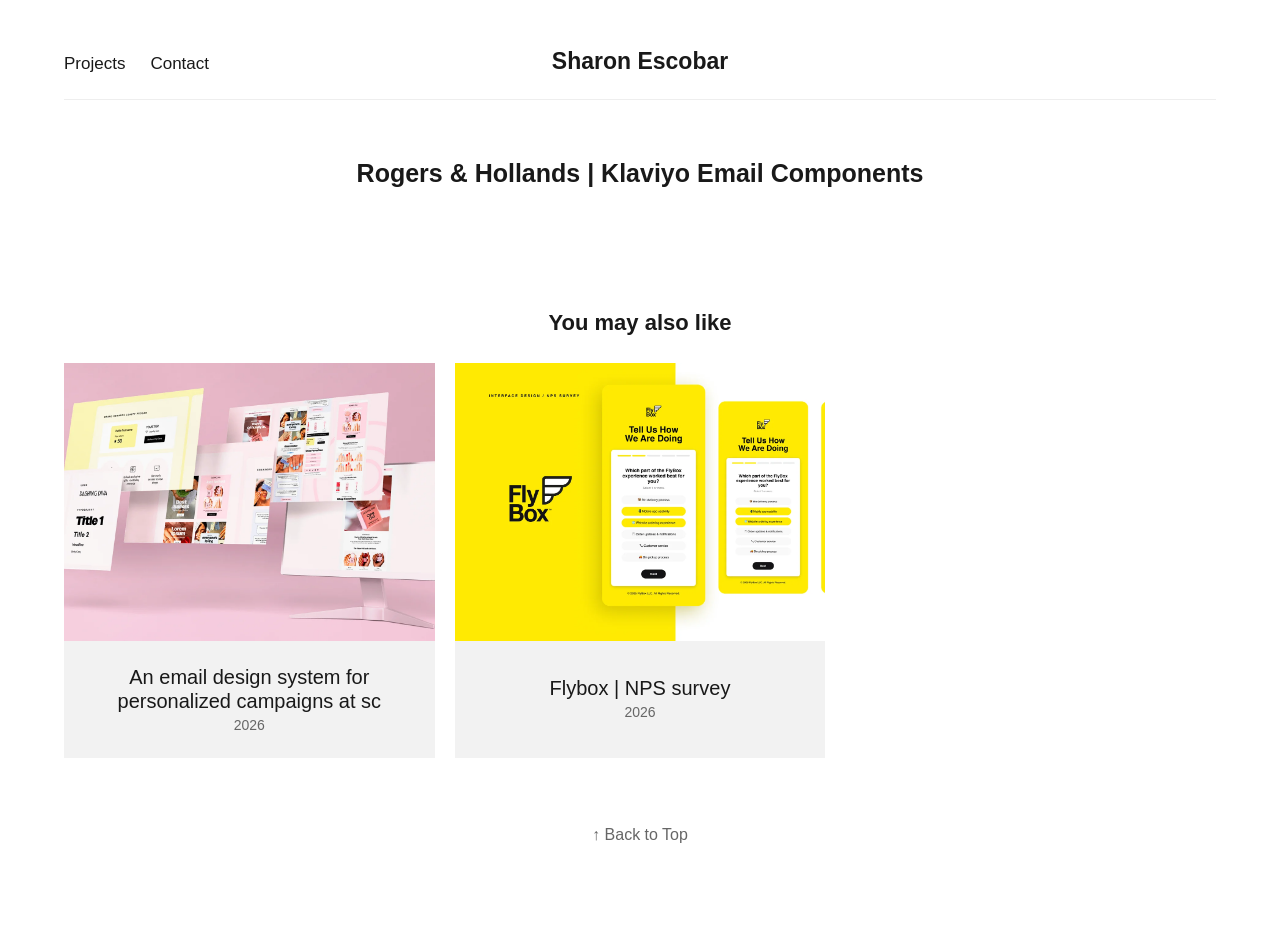
<file: rogers-hollands-klaviyo-email-components/index.html>
<!DOCTYPE html><html lang="en"><head><meta charSet="utf-8"/><meta name="viewport" content="width=device-width, initial-scale=1"/><link rel="stylesheet" href="/_next/static/chunks/1fuy-kwhqlm_t.css" data-precedence="next"/><link rel="preload" as="script" fetchPriority="low" href="/_next/static/chunks/310vm2bl3xxpt.js"/><script src="/_next/static/chunks/1wnov70f88xjy.js" async=""></script><script src="/_next/static/chunks/39_j1bdzreq0m.js" async=""></script><script src="/_next/static/chunks/0c98xzjfks9hq.js" async=""></script><script src="/_next/static/chunks/turbopack-2u1d16houkiyo.js" async=""></script><script src="/_next/static/chunks/3i3r_b7oxx2u1.js" async=""></script><title>Rogers &amp; Hollands | Klaviyo Email Components | Sharon Escobar</title><script src="/_next/static/chunks/0cz1d0mv5g_q7.js" noModule=""></script></head><body><div hidden=""><!--$--><!--/$--></div><div class="shell" id="top"><header class="site-header"><nav aria-label="Portfolio"><a href="/work/">Projects</a><a href="/contact/">Contact</a></nav><a class="brand" href="/work/">Sharon Escobar</a><details class="mobile-menu"><summary aria-label="Navigation menu">☰</summary><nav><a href="/work/">Projects</a><a href="/contact/">Contact</a></nav></details></header><main><header class="page-heading"><h1>Rogers &amp; Hollands | Klaviyo Email Components</h1></header><article class="study"></article><section><h2 class="related-heading">You may also like</h2><div class="cards related"><a class="card" href="/dashing-diva-email-mkt-design-system/"><div class="cover"><img alt="Overview of the Dashing Diva modular email design system" src="/portfolio-images/image-06dc9033621715ffb0074c9750079997d0ea402c-1214x910-png-1280.webp" srcSet="/portfolio-images/image-06dc9033621715ffb0074c9750079997d0ea402c-1214x910-png-640.webp 640w, /portfolio-images/image-06dc9033621715ffb0074c9750079997d0ea402c-1214x910-png-1280.webp 1280w, /portfolio-images/image-06dc9033621715ffb0074c9750079997d0ea402c-1214x910-png-1920.webp 1920w" sizes="(max-width: 600px) 90vw, 58vw" loading="lazy" width="1214" height="910"/></div><div class="details"><span>An email design system for personalized campaigns at sc</span><small>2026</small></div></a><a class="card" href="/web-product-nps-survey/"><div class="cover"><img alt="Yellow FlyBox mobile customer survey screens" src="/portfolio-images/image-5784114c1a1ff55fa09bc6ae8c6f970abc35f98d-1439x1080-png-1280.webp" srcSet="/portfolio-images/image-5784114c1a1ff55fa09bc6ae8c6f970abc35f98d-1439x1080-png-640.webp 640w, /portfolio-images/image-5784114c1a1ff55fa09bc6ae8c6f970abc35f98d-1439x1080-png-1280.webp 1280w, /portfolio-images/image-5784114c1a1ff55fa09bc6ae8c6f970abc35f98d-1439x1080-png-1920.webp 1920w" sizes="(max-width: 600px) 90vw, 58vw" loading="lazy" width="1439" height="1080"/></div><div class="details"><span>Flybox | NPS survey</span><small>2026</small></div></a></div></section></main><!--$--><!--/$--><footer><a href="#top">↑ Back to Top</a></footer></div><script id="_R_">(globalThis["TURBOPACK"] || (globalThis["TURBOPACK"] = [])).push({"otherChunks":["static/chunks/310vm2bl3xxpt.js","static/chunks/1wnov70f88xjy.js","static/chunks/39_j1bdzreq0m.js","static/chunks/0c98xzjfks9hq.js"],"runtimeModuleIds":[94553]});</script><script src="/_next/static/chunks/310vm2bl3xxpt.js" async=""></script><script>(self.__next_f=self.__next_f||[]).push([0])</script><script>self.__next_f.push([1,"1:\"$Sreact.fragment\"\n4:\"/_next/static/chunks/3i3r_b7oxx2u1.js\"\n5:I[39756,[\"$4\"],\"default\"]\n6:I[37457,[\"$4\"],\"default\"]\na:I[97367,[\"$4\"],\"OutletBoundary\"]\nb:\"$Sreact.suspense\"\nd:\"ViewportBoundary\"\ne:I[97367,[\"$4\"],\"$d\"]\n10:\"MetadataBoundary\"\n11:I[97367,[\"$4\"],\"$10\"]\n13:I[68027,[\"$4\"],\"default\",1]\n:HL[\"/_next/static/chunks/1fuy-kwhqlm_t.css\",\"style\"]\n7:X\n8:[[\"children\",{\"s\":\"__PAGE__\",\"h\":512,\"d\":{\"r\":[\"$\",\"$1\",\"c\",{\"children\":[\"$L9\",null,[\"$\",\"$La\",null,{\"children\":[\"$\",\"$b\",null,{\"name\":\"Next.MetadataOutlet\",\"children\":\"$@c\"}]}]]}],\"p\":false,\"v\":null}}]]\n3:[[\"children\",{\"s\":{\"n\":\"slug\",\"t\":\"d\",\"k\":\"rogers-hollands-klaviyo-email-components\",\"s\":[\"contact\",\"work\"]},\"h\":512,\"d\":{\"r\":[\"$\",\"$1\",\"c\",{\"children\":[null,[\"$\",\"$L5\",null,{\"parallelRouterKey\":\"children\",\"error\":\"$undefined\",\"errorStyles\":\"$undefined\",\"errorScripts\":\"$undefined\",\"template\":[\"$\",\"$L6\",null,{}],\"templateStyles\":\"$undefined\",\"templateScripts\":\"$undefined\",\"notFound\":\"$undefined\",\"forbidden\":\"$undefined\",\"unauthorized\":\"$undefined\"}]]}],\"p\":false,\"v\":\"$7\"},\"c\":\"$Q8\"}]]\n0:{\"P\":null,\"c\":[\"\",\"rogers-hollands-klaviyo-email-components\",\"\"],\"q\":\"\",\"i\":false,\"t\":{\"t\":{\"s\":\"\",\"h\":528,\"d\":{\"r\":[\"$\",\"$1\",\"c\",{\"children\":[[[\"$\",\"link\",\"0\",{\"rel\":\"stylesheet\",\"href\":\"/_next/static/chunks/1fuy-kwhqlm_t.css\",\"precedence\":\"next\",\"crossOrigin\":\"$undefined\",\"nonce\":\"$undefined\"}],[\"$\",\"script\",\"script-0\",{\"src\":\"/_next/static/chunks/3i3r_b7oxx2u1.js\",\"async\":true,\"nonce\":\"$undefined\"}]],\"$L2\"]}],\"p\":false,\"v\":null},\"c\":\"$Q3\"},\"h\":{\"r\":[\"$\",\"$1\",\"h\",{\"children\":[null,[\"$\",\"$Le\",null,{\"children\":\"$Lf\"}],[\"$\",\"$L11\",null,{\"children\":[[\"$\",\"div\",null,{\"hidden\":true,\"children\":[\"$\",\"$b\",null,{\"name\":\"Next.Metadata\",\"children\":\"$L12\"}]}],null]}],null]}],\"p\":false,\"v\":null}},\"m\":\"$undefined\",\"G\":[\"$13\",[[\"$\",\"link\",\"0\",{\"rel\":\"stylesheet\",\"href\":\"/_next/static/chunks/1fuy-kwhqlm_t.css\",\"precedence\":\"next\",\"crossOrigin\":\"$undefined\",\"nonce\":\"$undefined\"}]]],\"S\":true,\"r\":\"$undefined\",\"s\":\"$undefined\",\"a\":\"$undefined\",\"l\":\"$undefined\",\"p\":\"$undefined\",\"d\":\"$undefined\",\"b\":\"I9uqcalOZns8fiYQJQ78E\"}\n7:C\nf:[[\"$\",\"meta\",\"0\",{\"charSet\":\"utf-8\"}],[\"$\",\"meta\",\"1\",{\"name\":\"viewport\",\"content\":\"width=device-width, initial-scale=1\"}]]\n"])</script><script>self.__next_f.push([1,"14:I[22016,[\"$4\"],\"\"]\n15:I[21420,[\"$4\"],\"MobileMenu\"]\n2:[\"$\",\"html\",null,{\"lang\":\"en\",\"children\":[\"$\",\"body\",null,{\"children\":[\"$\",\"div\",null,{\"className\":\"shell\",\"id\":\"top\",\"children\":[[\"$\",\"header\",null,{\"className\":\"site-header\",\"children\":[[\"$\",\"nav\",null,{\"aria-label\":\"Portfolio\",\"children\":[[\"$\",\"$L14\",null,{\"href\":\"/work\",\"children\":\"Projects\"}],[\"$\",\"$L14\",null,{\"href\":\"/contact\",\"children\":\"Contact\"}]]}],[\"$\",\"$L14\",null,{\"className\":\"brand\",\"href\":\"/work\",\"children\":\"Sharon Escobar\"}],[\"$\",\"$L15\",null,{\"children\":\"$2:props:children:props:children:props:children:0:props:children:0:props:children\"}]]}],[\"$\",\"$L5\",null,{\"parallelRouterKey\":\"children\",\"error\":\"$undefined\",\"errorStyles\":\"$undefined\",\"errorScripts\":\"$undefined\",\"template\":[\"$\",\"$L6\",null,{}],\"templateStyles\":\"$undefined\",\"templateScripts\":\"$undefined\",\"notFound\":[[[\"$\",\"title\",null,{\"children\":\"404: This page could not be found.\"}],[\"$\",\"div\",null,{\"style\":{\"fontFamily\":\"system-ui,\\\"Segoe UI\\\",Roboto,Helvetica,Arial,sans-serif,\\\"Apple Color Emoji\\\",\\\"Segoe UI Emoji\\\"\",\"height\":\"100vh\",\"textAlign\":\"center\",\"display\":\"flex\",\"flexDirection\":\"column\",\"alignItems\":\"center\",\"justifyContent\":\"center\"},\"children\":[\"$\",\"div\",null,{\"children\":[[\"$\",\"style\",null,{\"dangerouslySetInnerHTML\":{\"__html\":\"body{color:#000;background:#fff;margin:0}.next-error-h1{border-right:1px solid rgba(0,0,0,.3)}@media (prefers-color-scheme:dark){body{color:#fff;background:#000}.next-error-h1{border-right:1px solid rgba(255,255,255,.3)}}\"}}],[\"$\",\"h1\",null,{\"className\":\"next-error-h1\",\"style\":{\"display\":\"inline-block\",\"margin\":\"0 20px 0 0\",\"padding\":\"0 23px 0 0\",\"fontSize\":24,\"fontWeight\":500,\"verticalAlign\":\"top\",\"lineHeight\":\"49px\"},\"children\":404}],[\"$\",\"div\",null,{\"style\":{\"display\":\"inline-block\"},\"children\":[\"$\",\"h2\",null,{\"style\":{\"fontSize\":14,\"fontWeight\":400,\"lineHeight\":\"49px\",\"margin\":0},\"children\":\"This page could not be found.\"}]}]]}]}]],[]],\"forbidden\":\"$undefined\",\"unauthorized\":\"$undefined\"}],[\"$\",\"footer\",null,{\"children\":[[\"$\",\"a\",null,{\"href\":\"#top\",\"children\":\"↑ Back to Top\"}],null]}]]}]}]}]\n9:[\"$\",\"main\",null,{\"children\":[[\"$\",\"header\",null,{\"className\":\"page-heading\",\"children\":[[\"$\",\"h1\",null,{\"children\":\"Rogers \u0026 Hollands | Klaviyo Email Components\"}],\"\"]}],[\"$\",\"article\",null,{\"className\":\"study\",\"children\":[]}],[\"$\",\"section\",null,{\"children\":[[\"$\",\"h2\",null,{\"className\":\"related-heading\",\"children\":\"You may also like\"}],[\"$\",\"div\",null,{\"className\":\"cards related\",\"children\":[[\"$\",\"$L14\",\"adobe-p6acd26fe63382dfeb41e3a3f7e84d7f9fae1fef39a1923d182d69\",{\"className\":\"card\",\"href\":\"/dashing-diva-email-mkt-design-system\",\"children\":[[\"$\",\"div\",null,{\"className\":\"cover\",\"children\":[\"$\",\"img\",null,{\"alt\":\"Overview of the Dashing Diva modular email design system\",\"src\":\"/portfolio-images/image-06dc9033621715ffb0074c9750079997d0ea402c-1214x910-png-1280.webp\",\"srcSet\":\"/portfolio-images/image-06dc9033621715ffb0074c9750079997d0ea402c-1214x910-png-640.webp 640w, /portfolio-images/image-06dc9033621715ffb0074c9750079997d0ea402c-1214x910-png-1280.webp 1280w, /portfolio-images/image-06dc9033621715ffb0074c9750079997d0ea402c-1214x910-png-1920.webp 1920w\",\"sizes\":\"(max-width: 600px) 90vw, 58vw\",\"loading\":\"lazy\",\"width\":1214,\"height\":910}]}],[\"$\",\"div\",null,{\"className\":\"details\",\"children\":[[\"$\",\"span\",null,{\"children\":\"An email design system for personalized campaigns at sc\"}],[\"$\",\"small\",null,{\"children\":\"2026\"}]]}]]}],[\"$\",\"$L14\",\"adobe-p6aca79089b38de6ade1e517288ff36df1c982c4ee37350fb83337\",{\"className\":\"card\",\"href\":\"/web-product-nps-survey\",\"children\":[[\"$\",\"div\",null,{\"className\":\"cover\",\"children\":[\"$\",\"img\",null,{\"alt\":\"Yellow FlyBox mobile customer survey screens\",\"src\":\"/portfolio-images/image-5784114c1a1ff55fa09bc6ae8c6f970abc35f98d-1439x1080-png-1280.webp\",\"srcSet\":\"/portfolio-images/image-5784114c1a1ff55fa09bc6ae8c6f970abc35f98d-1439x1080-png-640.webp 640w, /portfolio-images/image-5784114c1a1ff55fa09bc6ae8c6f970abc35f98d-1439x1080-png-1280.webp 1280w, /portfolio-images/image-5784114c1a1ff55fa09bc6ae8c6f970abc35f98d-1439x1080-png-1920.webp 1920w\",\"sizes\":\"(max-width: 600px) 90vw, 58vw\",\"loading\":\"lazy\",\"width\":1439,\"height\":1080}]}],[\"$\",\"div\",null,{\"className\":\"details\",\"children\":[[\"$\",\"span\",null,{\"children\":\"Flybox | NPS survey\"}],[\"$\",\"small\",null,{\"children\":\"2026\"}]]}]]}]]}]]}]]}]\nc:null\n12:[[\"$\",\"title\",\"0\",{\"children\":\"Rogers \u0026 Hollands | Klaviyo Email Components | Sharon Escobar\"}]]\n"])</script></body></html>
</file>
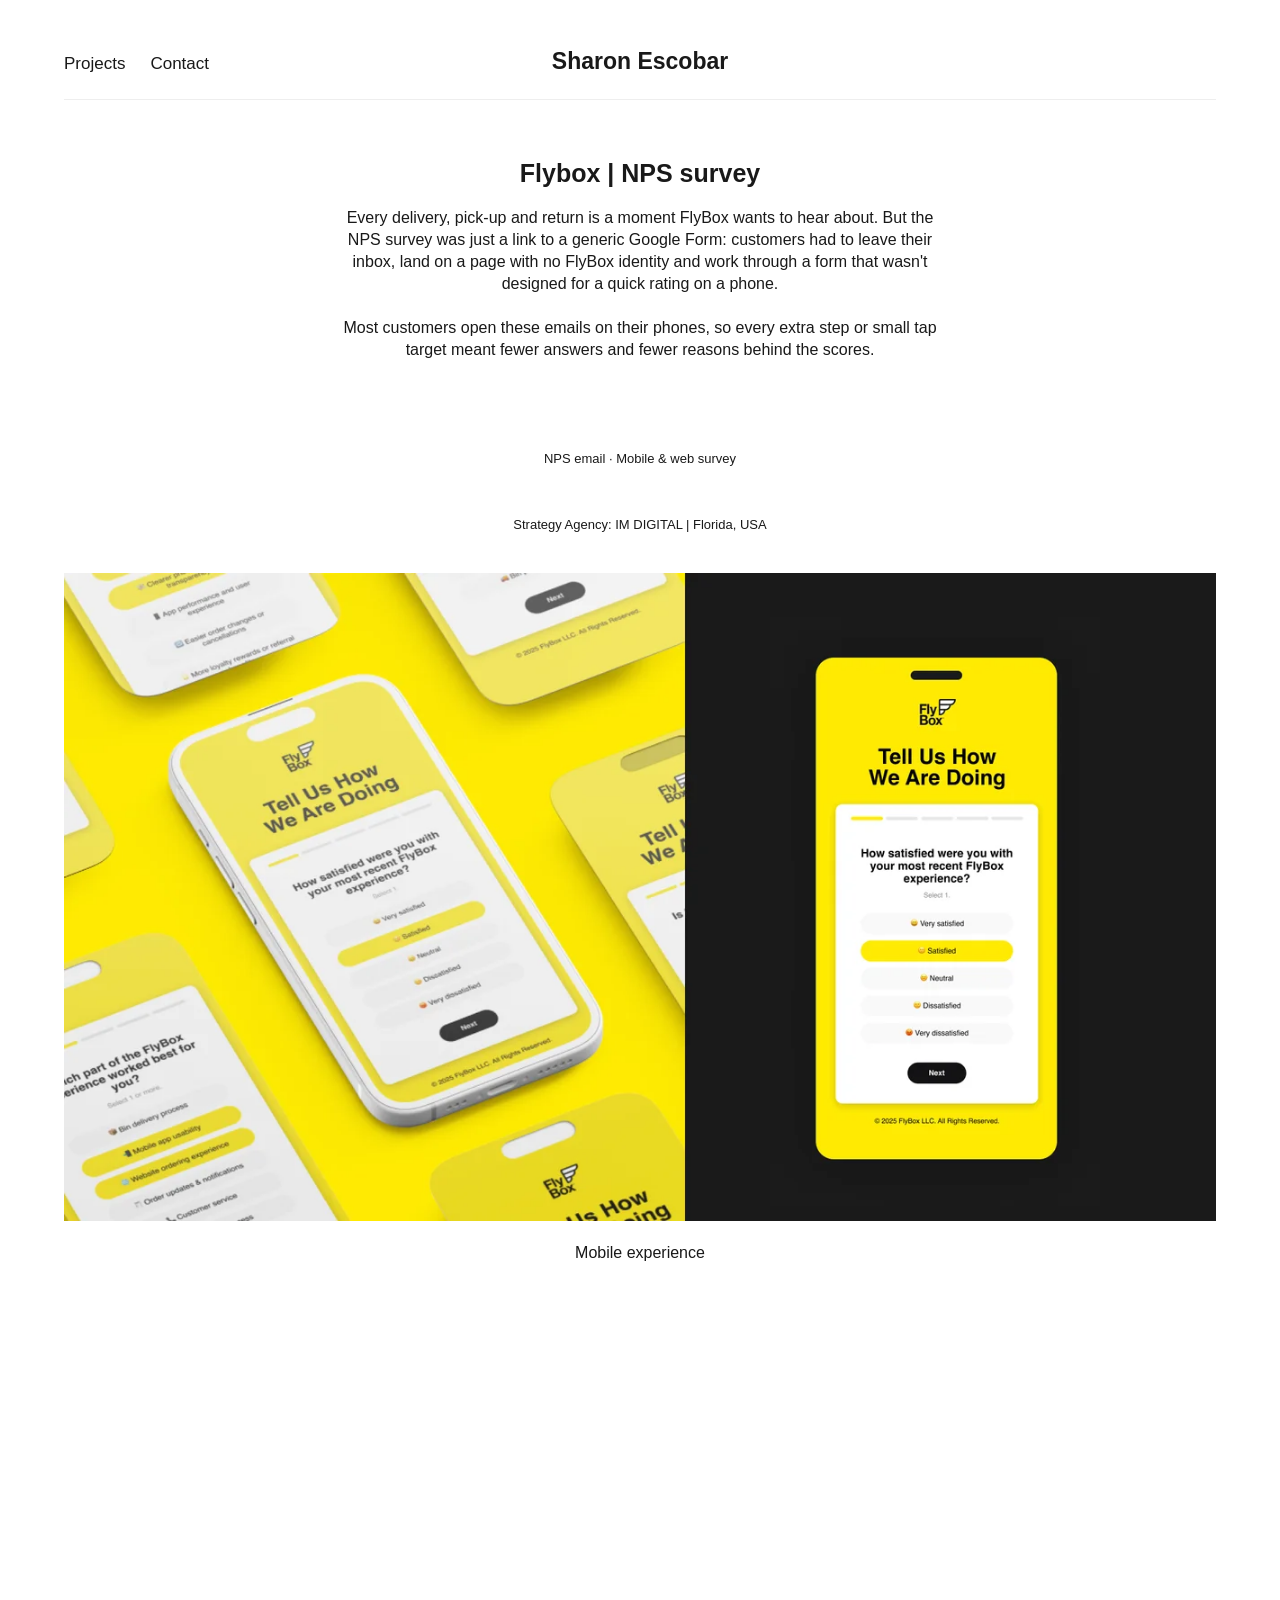
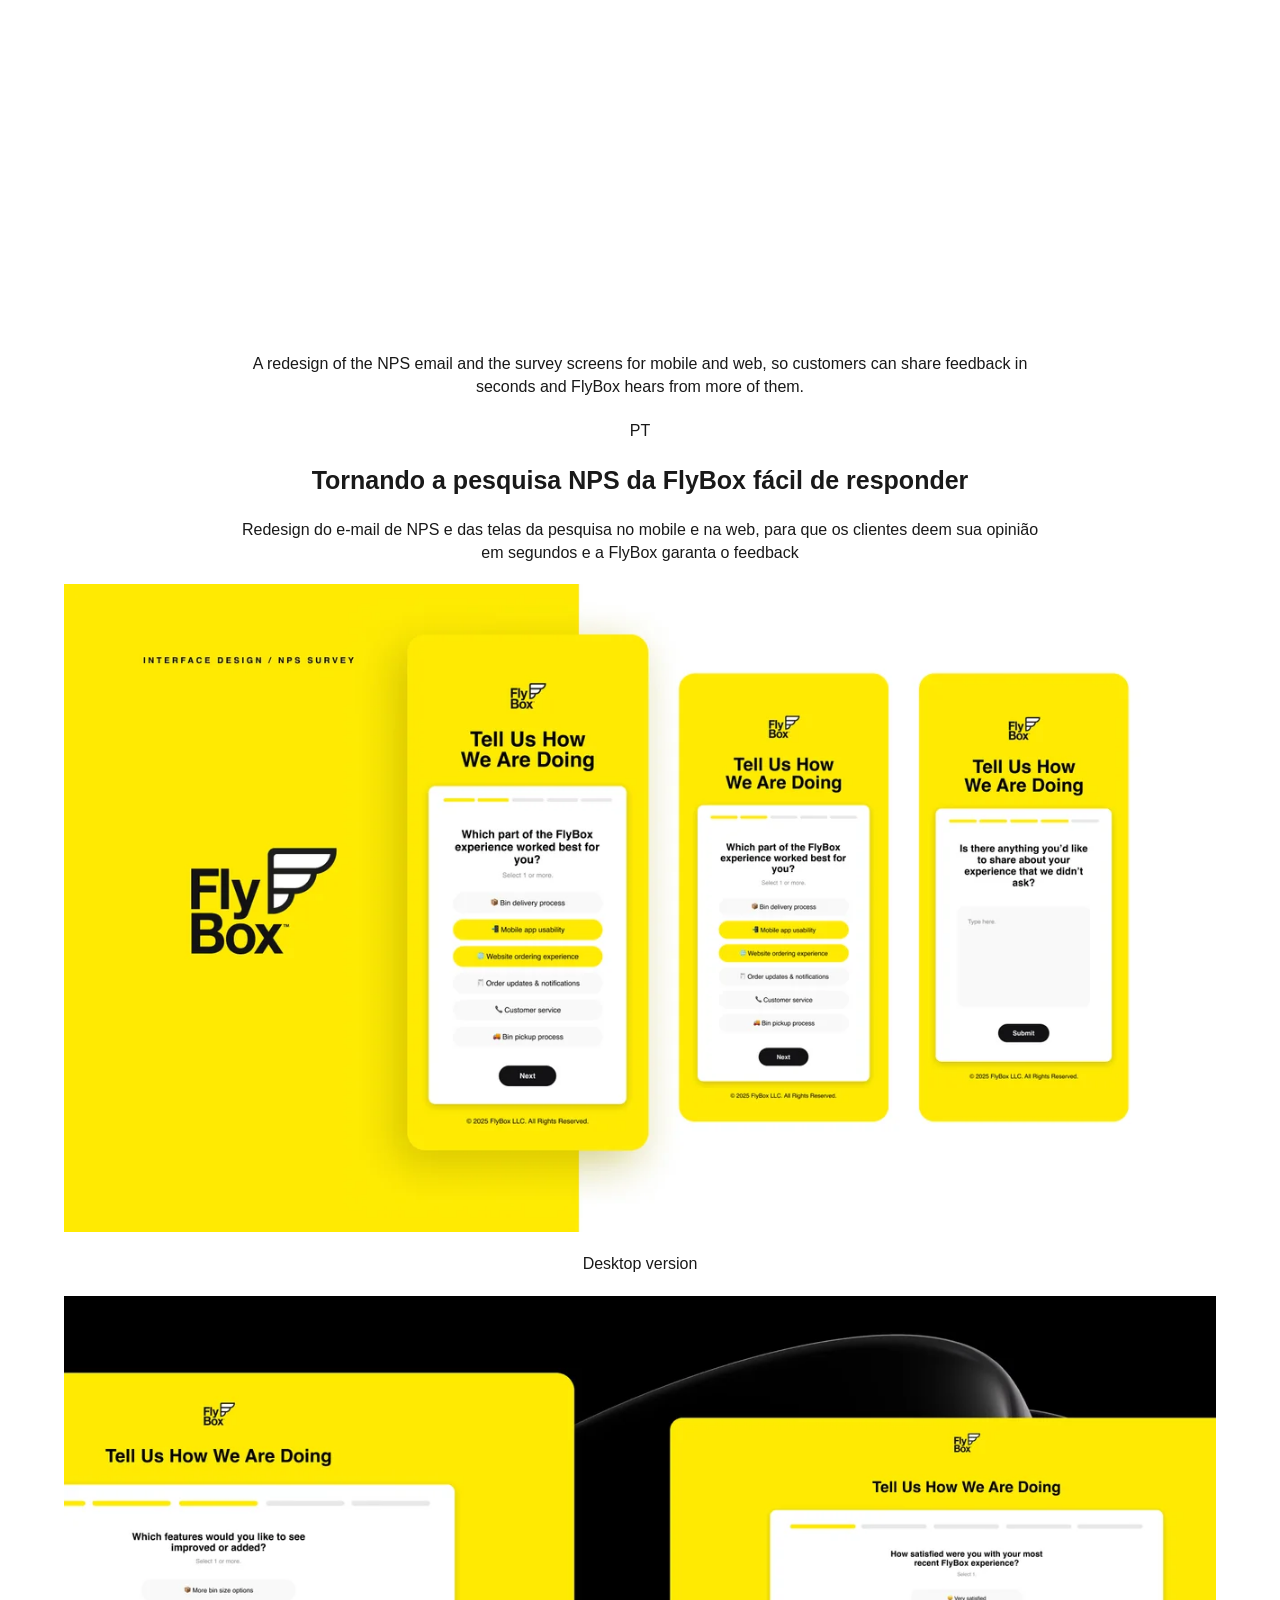
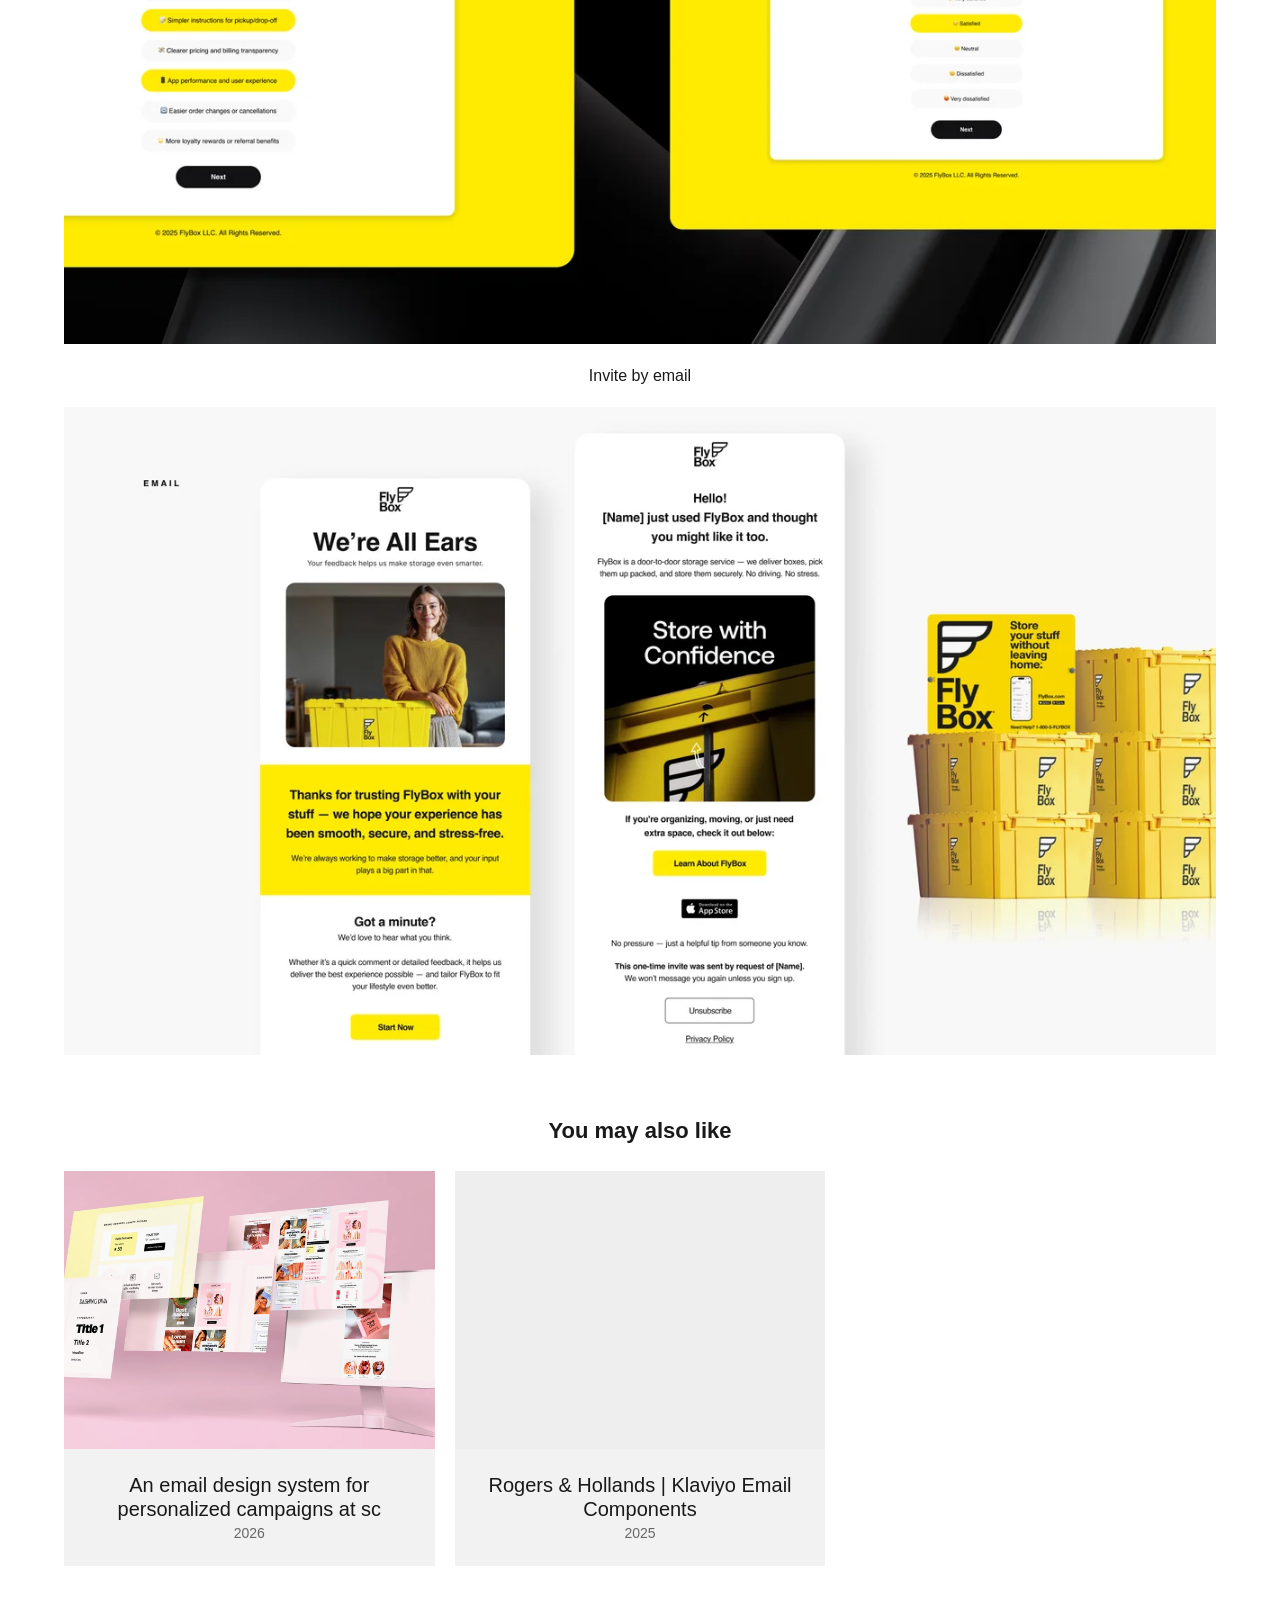
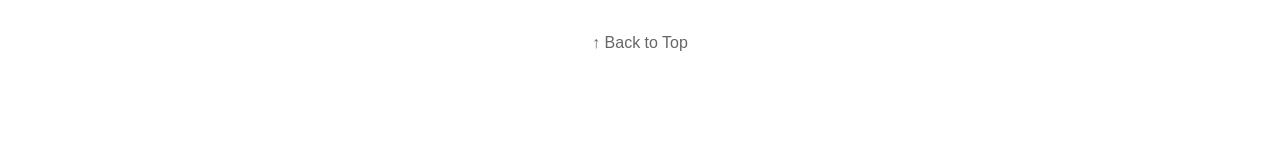
<file: web-product-nps-survey/index.html>
<!DOCTYPE html><html lang="en"><head><meta charSet="utf-8"/><meta name="viewport" content="width=device-width, initial-scale=1"/><link rel="stylesheet" href="/_next/static/chunks/1fuy-kwhqlm_t.css" data-precedence="next"/><link rel="preload" as="script" fetchPriority="low" href="/_next/static/chunks/310vm2bl3xxpt.js"/><script src="/_next/static/chunks/1wnov70f88xjy.js" async=""></script><script src="/_next/static/chunks/39_j1bdzreq0m.js" async=""></script><script src="/_next/static/chunks/0c98xzjfks9hq.js" async=""></script><script src="/_next/static/chunks/turbopack-2u1d16houkiyo.js" async=""></script><script src="/_next/static/chunks/3i3r_b7oxx2u1.js" async=""></script><title>Flybox | NPS survey | Sharon Escobar</title><meta name="description" content="Every delivery, pick-up and return is a moment FlyBox wants to hear about. But the NPS survey was just a link to a generic Google Form: customers had to leave their inbox, land on a page with no FlyBox identity and work through a form that wasn&#x27;t designed for a quick rating on a phone.

Most customers open these emails on their phones, so every extra step or small tap target meant fewer answers and fewer reasons behind the scores."/><script src="/_next/static/chunks/0cz1d0mv5g_q7.js" noModule=""></script></head><body><div hidden=""><!--$--><!--/$--></div><div class="shell" id="top"><header class="site-header"><nav aria-label="Portfolio"><a href="/work/">Projects</a><a href="/contact/">Contact</a></nav><a class="brand" href="/work/">Sharon Escobar</a><details class="mobile-menu"><summary aria-label="Navigation menu">☰</summary><nav><a href="/work/">Projects</a><a href="/contact/">Contact</a></nav></details></header><main><header class="page-heading"><h1>Flybox | NPS survey</h1><p>Every delivery, pick-up and return is a moment FlyBox wants to hear about. But the NPS survey was just a link to a generic Google Form: customers had to leave their inbox, land on a page with no FlyBox identity and work through a form that wasn&#x27;t designed for a quick rating on a phone.

Most customers open these emails on their phones, so every extra step or small tap target meant fewer answers and fewer reasons behind the scores.</p></header><article class="study"><p class="caption">NPS email · Mobile &amp; web survey</p><p class="caption">Strategy Agency: IM DIGITAL | Florida, USA</p><figure><img alt="FlyBox survey invitation and rating screen on phones" src="/portfolio-images/image-46c3b607e4828bc1d70d90ea575abce5b7164d43-1920x1080-png-1280.webp" srcSet="/portfolio-images/image-46c3b607e4828bc1d70d90ea575abce5b7164d43-1920x1080-png-640.webp 640w, /portfolio-images/image-46c3b607e4828bc1d70d90ea575abce5b7164d43-1920x1080-png-1280.webp 1280w, /portfolio-images/image-46c3b607e4828bc1d70d90ea575abce5b7164d43-1920x1080-png-1920.webp 1920w" sizes="90vw" loading="lazy" width="1920" height="1080"/></figure><p>Mobile experience</p><iframe loading="lazy" title="Flybox | NPS survey — video 1" src="https://www-ccv.adobe.io/v1/player/ccv/AQBYupT-wfd/embed?bgcolor=%23191919&amp;lazyLoading=true&amp;api_key=BehancePro2View" allowFullScreen="" style="aspect-ratio:1.7777777777777777"></iframe><p>A redesign of the NPS email and the survey screens for mobile and web, so customers can share feedback in seconds and FlyBox hears from more of them.</p><p>PT</p><h2>Tornando a pesquisa NPS da FlyBox fácil de responder</h2><p>Redesign do e-mail de NPS e das telas da pesquisa no mobile e na web, para que os clientes deem sua opinião em segundos e a FlyBox garanta o feedback</p><figure><img alt="Three mobile survey screens from rating to confirmation" src="/portfolio-images/image-eea00838e28a1d86ee381501a60d6e671b1eb5fb-1920x1080-png-1280.webp" srcSet="/portfolio-images/image-eea00838e28a1d86ee381501a60d6e671b1eb5fb-1920x1080-png-640.webp 640w, /portfolio-images/image-eea00838e28a1d86ee381501a60d6e671b1eb5fb-1920x1080-png-1280.webp 1280w, /portfolio-images/image-eea00838e28a1d86ee381501a60d6e671b1eb5fb-1920x1080-png-1920.webp 1920w" sizes="90vw" loading="lazy" width="1920" height="1080"/></figure><p>Desktop version</p><figure><img alt="Desktop survey and confirmation screens" src="/portfolio-images/image-ab8242bf7072d4326c6875730732caff94b4dc80-1920x1080-png-1280.webp" srcSet="/portfolio-images/image-ab8242bf7072d4326c6875730732caff94b4dc80-1920x1080-png-640.webp 640w, /portfolio-images/image-ab8242bf7072d4326c6875730732caff94b4dc80-1920x1080-png-1280.webp 1280w, /portfolio-images/image-ab8242bf7072d4326c6875730732caff94b4dc80-1920x1080-png-1920.webp 1920w" sizes="90vw" loading="lazy" width="1920" height="1080"/></figure><p>Invite by email</p><figure><img alt="FlyBox survey invitation emails alongside branded shipping boxes" src="/portfolio-images/image-c54834305242de380956afa4dc0f6a4fca3e89f2-1920x1080-png-1280.webp" srcSet="/portfolio-images/image-c54834305242de380956afa4dc0f6a4fca3e89f2-1920x1080-png-640.webp 640w, /portfolio-images/image-c54834305242de380956afa4dc0f6a4fca3e89f2-1920x1080-png-1280.webp 1280w, /portfolio-images/image-c54834305242de380956afa4dc0f6a4fca3e89f2-1920x1080-png-1920.webp 1920w" sizes="90vw" loading="lazy" width="1920" height="1080"/></figure></article><section><h2 class="related-heading">You may also like</h2><div class="cards related"><a class="card" href="/dashing-diva-email-mkt-design-system/"><div class="cover"><img alt="Overview of the Dashing Diva modular email design system" src="/portfolio-images/image-06dc9033621715ffb0074c9750079997d0ea402c-1214x910-png-1280.webp" srcSet="/portfolio-images/image-06dc9033621715ffb0074c9750079997d0ea402c-1214x910-png-640.webp 640w, /portfolio-images/image-06dc9033621715ffb0074c9750079997d0ea402c-1214x910-png-1280.webp 1280w, /portfolio-images/image-06dc9033621715ffb0074c9750079997d0ea402c-1214x910-png-1920.webp 1920w" sizes="(max-width: 600px) 90vw, 58vw" loading="lazy" width="1214" height="910"/></div><div class="details"><span>An email design system for personalized campaigns at sc</span><small>2026</small></div></a><a class="card" href="/rogers-hollands-klaviyo-email-components/"><div class="cover"></div><div class="details"><span>Rogers &amp; Hollands | Klaviyo Email Components</span><small>2025</small></div></a></div></section></main><!--$--><!--/$--><footer><a href="#top">↑ Back to Top</a></footer></div><script id="_R_">(globalThis["TURBOPACK"] || (globalThis["TURBOPACK"] = [])).push({"otherChunks":["static/chunks/310vm2bl3xxpt.js","static/chunks/1wnov70f88xjy.js","static/chunks/39_j1bdzreq0m.js","static/chunks/0c98xzjfks9hq.js"],"runtimeModuleIds":[94553]});</script><script src="/_next/static/chunks/310vm2bl3xxpt.js" async=""></script><script>(self.__next_f=self.__next_f||[]).push([0])</script><script>self.__next_f.push([1,"1:\"$Sreact.fragment\"\n4:\"/_next/static/chunks/3i3r_b7oxx2u1.js\"\n5:I[39756,[\"$4\"],\"default\"]\n6:I[37457,[\"$4\"],\"default\"]\na:I[97367,[\"$4\"],\"OutletBoundary\"]\nb:\"$Sreact.suspense\"\nd:\"ViewportBoundary\"\ne:I[97367,[\"$4\"],\"$d\"]\n10:\"MetadataBoundary\"\n11:I[97367,[\"$4\"],\"$10\"]\n13:I[68027,[\"$4\"],\"default\",1]\n:HL[\"/_next/static/chunks/1fuy-kwhqlm_t.css\",\"style\"]\n7:X\n8:[[\"children\",{\"s\":\"__PAGE__\",\"h\":512,\"d\":{\"r\":[\"$\",\"$1\",\"c\",{\"children\":[\"$L9\",null,[\"$\",\"$La\",null,{\"children\":[\"$\",\"$b\",null,{\"name\":\"Next.MetadataOutlet\",\"children\":\"$@c\"}]}]]}],\"p\":false,\"v\":null}}]]\n3:[[\"children\",{\"s\":{\"n\":\"slug\",\"t\":\"d\",\"k\":\"web-product-nps-survey\",\"s\":[\"contact\",\"work\"]},\"h\":512,\"d\":{\"r\":[\"$\",\"$1\",\"c\",{\"children\":[null,[\"$\",\"$L5\",null,{\"parallelRouterKey\":\"children\",\"error\":\"$undefined\",\"errorStyles\":\"$undefined\",\"errorScripts\":\"$undefined\",\"template\":[\"$\",\"$L6\",null,{}],\"templateStyles\":\"$undefined\",\"templateScripts\":\"$undefined\",\"notFound\":\"$undefined\",\"forbidden\":\"$undefined\",\"unauthorized\":\"$undefined\"}]]}],\"p\":false,\"v\":\"$7\"},\"c\":\"$Q8\"}]]\n0:{\"P\":null,\"c\":[\"\",\"web-product-nps-survey\",\"\"],\"q\":\"\",\"i\":false,\"t\":{\"t\":{\"s\":\"\",\"h\":528,\"d\":{\"r\":[\"$\",\"$1\",\"c\",{\"children\":[[[\"$\",\"link\",\"0\",{\"rel\":\"stylesheet\",\"href\":\"/_next/static/chunks/1fuy-kwhqlm_t.css\",\"precedence\":\"next\",\"crossOrigin\":\"$undefined\",\"nonce\":\"$undefined\"}],[\"$\",\"script\",\"script-0\",{\"src\":\"/_next/static/chunks/3i3r_b7oxx2u1.js\",\"async\":true,\"nonce\":\"$undefined\"}]],\"$L2\"]}],\"p\":false,\"v\":null},\"c\":\"$Q3\"},\"h\":{\"r\":[\"$\",\"$1\",\"h\",{\"children\":[null,[\"$\",\"$Le\",null,{\"children\":\"$Lf\"}],[\"$\",\"$L11\",null,{\"children\":[[\"$\",\"div\",null,{\"hidden\":true,\"children\":[\"$\",\"$b\",null,{\"name\":\"Next.Metadata\",\"children\":\"$L12\"}]}],null]}],null]}],\"p\":false,\"v\":null}},\"m\":\"$undefined\",\"G\":[\"$13\",[[\"$\",\"link\",\"0\",{\"rel\":\"stylesheet\",\"href\":\"/_next/static/chunks/1fuy-kwhqlm_t.css\",\"precedence\":\"next\",\"crossOrigin\":\"$undefined\",\"nonce\":\"$undefined\"}]]],\"S\":true,\"r\":\"$undefined\",\"s\":\"$undefined\",\"a\":\"$undefined\",\"l\":\"$undefined\",\"p\":\"$undefined\",\"d\":\"$undefined\",\"b\":\"I9uqcalOZns8fiYQJQ78E\"}\n7:C\nf:[[\"$\",\"meta\",\"0\",{\"charSet\":\"utf-8\"}],[\"$\",\"meta\",\"1\",{\"name\":\"viewport\",\"content\":\"width=device-width, initial-scale=1\"}]]\n"])</script><script>self.__next_f.push([1,"14:I[22016,[\"$4\"],\"\"]\n15:I[21420,[\"$4\"],\"MobileMenu\"]\n2:[\"$\",\"html\",null,{\"lang\":\"en\",\"children\":[\"$\",\"body\",null,{\"children\":[\"$\",\"div\",null,{\"className\":\"shell\",\"id\":\"top\",\"children\":[[\"$\",\"header\",null,{\"className\":\"site-header\",\"children\":[[\"$\",\"nav\",null,{\"aria-label\":\"Portfolio\",\"children\":[[\"$\",\"$L14\",null,{\"href\":\"/work\",\"children\":\"Projects\"}],[\"$\",\"$L14\",null,{\"href\":\"/contact\",\"children\":\"Contact\"}]]}],[\"$\",\"$L14\",null,{\"className\":\"brand\",\"href\":\"/work\",\"children\":\"Sharon Escobar\"}],[\"$\",\"$L15\",null,{\"children\":\"$2:props:children:props:children:props:children:0:props:children:0:props:children\"}]]}],[\"$\",\"$L5\",null,{\"parallelRouterKey\":\"children\",\"error\":\"$undefined\",\"errorStyles\":\"$undefined\",\"errorScripts\":\"$undefined\",\"template\":[\"$\",\"$L6\",null,{}],\"templateStyles\":\"$undefined\",\"templateScripts\":\"$undefined\",\"notFound\":[[[\"$\",\"title\",null,{\"children\":\"404: This page could not be found.\"}],[\"$\",\"div\",null,{\"style\":{\"fontFamily\":\"system-ui,\\\"Segoe UI\\\",Roboto,Helvetica,Arial,sans-serif,\\\"Apple Color Emoji\\\",\\\"Segoe UI Emoji\\\"\",\"height\":\"100vh\",\"textAlign\":\"center\",\"display\":\"flex\",\"flexDirection\":\"column\",\"alignItems\":\"center\",\"justifyContent\":\"center\"},\"children\":[\"$\",\"div\",null,{\"children\":[[\"$\",\"style\",null,{\"dangerouslySetInnerHTML\":{\"__html\":\"body{color:#000;background:#fff;margin:0}.next-error-h1{border-right:1px solid rgba(0,0,0,.3)}@media (prefers-color-scheme:dark){body{color:#fff;background:#000}.next-error-h1{border-right:1px solid rgba(255,255,255,.3)}}\"}}],[\"$\",\"h1\",null,{\"className\":\"next-error-h1\",\"style\":{\"display\":\"inline-block\",\"margin\":\"0 20px 0 0\",\"padding\":\"0 23px 0 0\",\"fontSize\":24,\"fontWeight\":500,\"verticalAlign\":\"top\",\"lineHeight\":\"49px\"},\"children\":404}],[\"$\",\"div\",null,{\"style\":{\"display\":\"inline-block\"},\"children\":[\"$\",\"h2\",null,{\"style\":{\"fontSize\":14,\"fontWeight\":400,\"lineHeight\":\"49px\",\"margin\":0},\"children\":\"This page could not be found.\"}]}]]}]}]],[]],\"forbidden\":\"$undefined\",\"unauthorized\":\"$undefined\"}],[\"$\",\"footer\",null,{\"children\":[[\"$\",\"a\",null,{\"href\":\"#top\",\"children\":\"↑ Back to Top\"}],null]}]]}]}]}]\n9:[\"$\",\"main\",null,{\"children\":[[\"$\",\"header\",null,{\"className\":\"page-heading\",\"children\":[[\"$\",\"h1\",null,{\"children\":\"Flybox | NPS survey\"}],[\"$\",\"p\",null,{\"children\":\"Every delivery, pick-up and return is a moment FlyBox wants to hear about. But the NPS survey was just a link to a generic Google Form: customers had to leave their inbox, land on a page with no FlyBox identity and work through a form that wasn't designed for a quick rating on a phone.\\n\\nMost customers open these emails on their phones, so every extra step or small tap target meant fewer answers and fewer reasons behind the scores.\"}]]}],[\"$\",\"article\",null,{\"className\":\"study\",\"children\":[[\"$\",\"p\",\"a4cf982e977cad4a\",{\"className\":\"caption\",\"children\":[\"NPS email · Mobile \u0026 web survey\"]}],[\"$\",\"p\",\"784f6f824adffaee\",{\"className\":\"caption\",\"children\":[\"Strategy Agency: IM DIGITAL | Florida, USA\"]}],[\"$\",\"figure\",\"017dac4c2545689a\",{\"children\":[\"$\",\"img\",null,{\"alt\":\"FlyBox survey invitation and rating screen on phones\",\"src\":\"/portfolio-images/image-46c3b607e4828bc1d70d90ea575abce5b7164d43-1920x1080-png-1280.webp\",\"srcSet\":\"/portfolio-images/image-46c3b607e4828bc1d70d90ea575abce5b7164d43-1920x1080-png-640.webp 640w, /portfolio-images/image-46c3b607e4828bc1d70d90ea575abce5b7164d43-1920x1080-png-1280.webp 1280w, /portfolio-images/image-46c3b607e4828bc1d70d90ea575abce5b7164d43-1920x1080-png-1920.webp 1920w\",\"sizes\":\"90vw\",\"loading\":\"lazy\",\"width\":1920,\"height\":1080}]}],[\"$\",\"p\",\"11d012b6ee72ca28\",{\"children\":[\"Mobile experience\"]}],[\"$\",\"iframe\",\"6dcbb4028219b27a\",{\"loading\":\"lazy\",\"title\":\"Flybox | NPS survey — video 1\",\"src\":\"https://www-ccv.adobe.io/v1/player/ccv/AQBYupT-wfd/embed?bgcolor=%23191919\u0026lazyLoading=true\u0026api_key=BehancePro2View\",\"allowFullScreen\":true,\"style\":{\"aspectRatio\":1.7777777777777777}}],[\"$\",\"p\",\"27d9ccc80b377a75\",{\"children\":[\"A redesign of the NPS email and the survey screens for mobile and web, so customers can share feedback in seconds and FlyBox hears from more of them.\"]}],[\"$\",\"p\",\"5f1422cbd3066b8a\",{\"children\":[\"PT\"]}],[\"$\",\"h2\",\"7f5fe4da5a737ebb\",{\"children\":[\"Tornando a pesquisa NPS da FlyBox fácil de responder\"]}],[\"$\",\"p\",\"27e56d87c51f008f\",{\"children\":[\"Redesign do e-mail de NPS e das telas da pesquisa no mobile e na web, para que os clientes deem sua opinião em segundos e a FlyBox garanta o feedback\"]}],[\"$\",\"figure\",\"2427087c7b5bc3b0\",{\"children\":[\"$\",\"img\",null,{\"alt\":\"Three mobile survey screens from rating to confirmation\",\"src\":\"/portfolio-images/image-eea00838e28a1d86ee381501a60d6e671b1eb5fb-1920x1080-png-1280.webp\",\"srcSet\":\"/portfolio-images/image-eea00838e28a1d86ee381501a60d6e671b1eb5fb-1920x1080-png-640.webp 640w, /portfolio-images/image-eea00838e28a1d86ee381501a60d6e671b1eb5fb-1920x1080-png-1280.webp 1280w, /portfolio-images/image-eea00838e28a1d86ee381501a60d6e671b1eb5fb-1920x1080-png-1920.webp 1920w\",\"sizes\":\"90vw\",\"loading\":\"lazy\",\"width\":1920,\"height\":1080}]}],[\"$\",\"p\",\"a9fba9cb506b837e\",{\"children\":[\"Desktop version\"]}],[\"$\",\"figure\",\"b4cf1bc357e2cadd\",{\"children\":[\"$\",\"img\",null,{\"alt\":\"Desktop survey and confirmation screens\",\"src\":\"/portfolio-images/image-ab8242bf7072d4326c6875730732caff94b4dc80-1920x1080-png-1280.webp\",\"srcSet\":\"/portfolio-images/image-ab8242bf7072d4326c6875730732caff94b4dc80-1920x1080-png-640.webp 640w, /portfolio-images/image-ab8242bf7072d4326c6875730732caff94b4dc80-1920x1080-png-1280.webp 1280w, /portfolio-images/image-ab8242bf7072d4326c6875730732caff94b4dc80-1920x1080-png-1920.webp 1920w\",\"sizes\":\"90vw\",\"loading\":\"lazy\",\"width\":1920,\"height\":1080}]}],[\"$\",\"p\",\"41454b0dc9b68807\",{\"children\":[\"Invite by email\"]}],[\"$\",\"figure\",\"7061594226d0f98c\",{\"children\":[\"$\",\"img\",null,{\"alt\":\"FlyBox survey invitation emails alongside branded shipping boxes\",\"src\":\"/portfolio-images/image-c54834305242de380956afa4dc0f6a4fca3e89f2-1920x1080-png-1280.webp\",\"srcSet\":\"/portfolio-images/image-c54834305242de380956afa4dc0f6a4fca3e89f2-1920x1080-png-640.webp 640w, /portfolio-images/image-c54834305242de380956afa4dc0f6a4fca3e89f2-1920x1080-png-1280.webp 1280w, /portfolio-images/image-c54834305242de380956afa4dc0f6a4fca3e89f2-1920x1080-png-1920.webp 1920w\",\"sizes\":\"90vw\",\"loading\":\"lazy\",\"width\":1920,\"height\":1080}]}]]}],\"$L16\"]}]\nc:null\n12:[[\"$\",\"title\",\"0\",{\"children\":\"Flybox | NPS survey | Sharon Escobar\"}],[\"$\",\"meta\",\"1\",{\"name\":\"description\",\"content\":\"Every delivery, pick-up and return is a moment FlyBox wants to hear about. But the NPS survey was just a link to a generic Google Form: customers had to leave their inbox, land on a page with no FlyBox identity and work through a form that wasn't designed for a quick rating on a phone.\\n\\nMost customers open these emails on their phones, so every extra step or small tap target meant fewer answers and fewer reasons behind the scores.\"}]]\n"])</script><script>self.__next_f.push([1,"16:[\"$\",\"section\",null,{\"children\":[[\"$\",\"h2\",null,{\"className\":\"related-heading\",\"children\":\"You may also like\"}],[\"$\",\"div\",null,{\"className\":\"cards related\",\"children\":[[\"$\",\"$L14\",\"adobe-p6acd26fe63382dfeb41e3a3f7e84d7f9fae1fef39a1923d182d69\",{\"className\":\"card\",\"href\":\"/dashing-diva-email-mkt-design-system\",\"children\":[[\"$\",\"div\",null,{\"className\":\"cover\",\"children\":[\"$\",\"img\",null,{\"alt\":\"Overview of the Dashing Diva modular email design system\",\"src\":\"/portfolio-images/image-06dc9033621715ffb0074c9750079997d0ea402c-1214x910-png-1280.webp\",\"srcSet\":\"/portfolio-images/image-06dc9033621715ffb0074c9750079997d0ea402c-1214x910-png-640.webp 640w, /portfolio-images/image-06dc9033621715ffb0074c9750079997d0ea402c-1214x910-png-1280.webp 1280w, /portfolio-images/image-06dc9033621715ffb0074c9750079997d0ea402c-1214x910-png-1920.webp 1920w\",\"sizes\":\"(max-width: 600px) 90vw, 58vw\",\"loading\":\"lazy\",\"width\":1214,\"height\":910}]}],[\"$\",\"div\",null,{\"className\":\"details\",\"children\":[[\"$\",\"span\",null,{\"children\":\"An email design system for personalized campaigns at sc\"}],[\"$\",\"small\",null,{\"children\":\"2026\"}]]}]]}],[\"$\",\"$L14\",\"adobe-p6aca7bad234c34ba67fb9f6c24be3ae2b688af8f8ca42fc484dc1\",{\"className\":\"card\",\"href\":\"/rogers-hollands-klaviyo-email-components\",\"children\":[[\"$\",\"div\",null,{\"className\":\"cover\",\"children\":null}],[\"$\",\"div\",null,{\"className\":\"details\",\"children\":[[\"$\",\"span\",null,{\"children\":\"Rogers \u0026 Hollands | Klaviyo Email Components\"}],[\"$\",\"small\",null,{\"children\":\"2025\"}]]}]]}]]}]]}]\n"])</script></body></html>
</file>
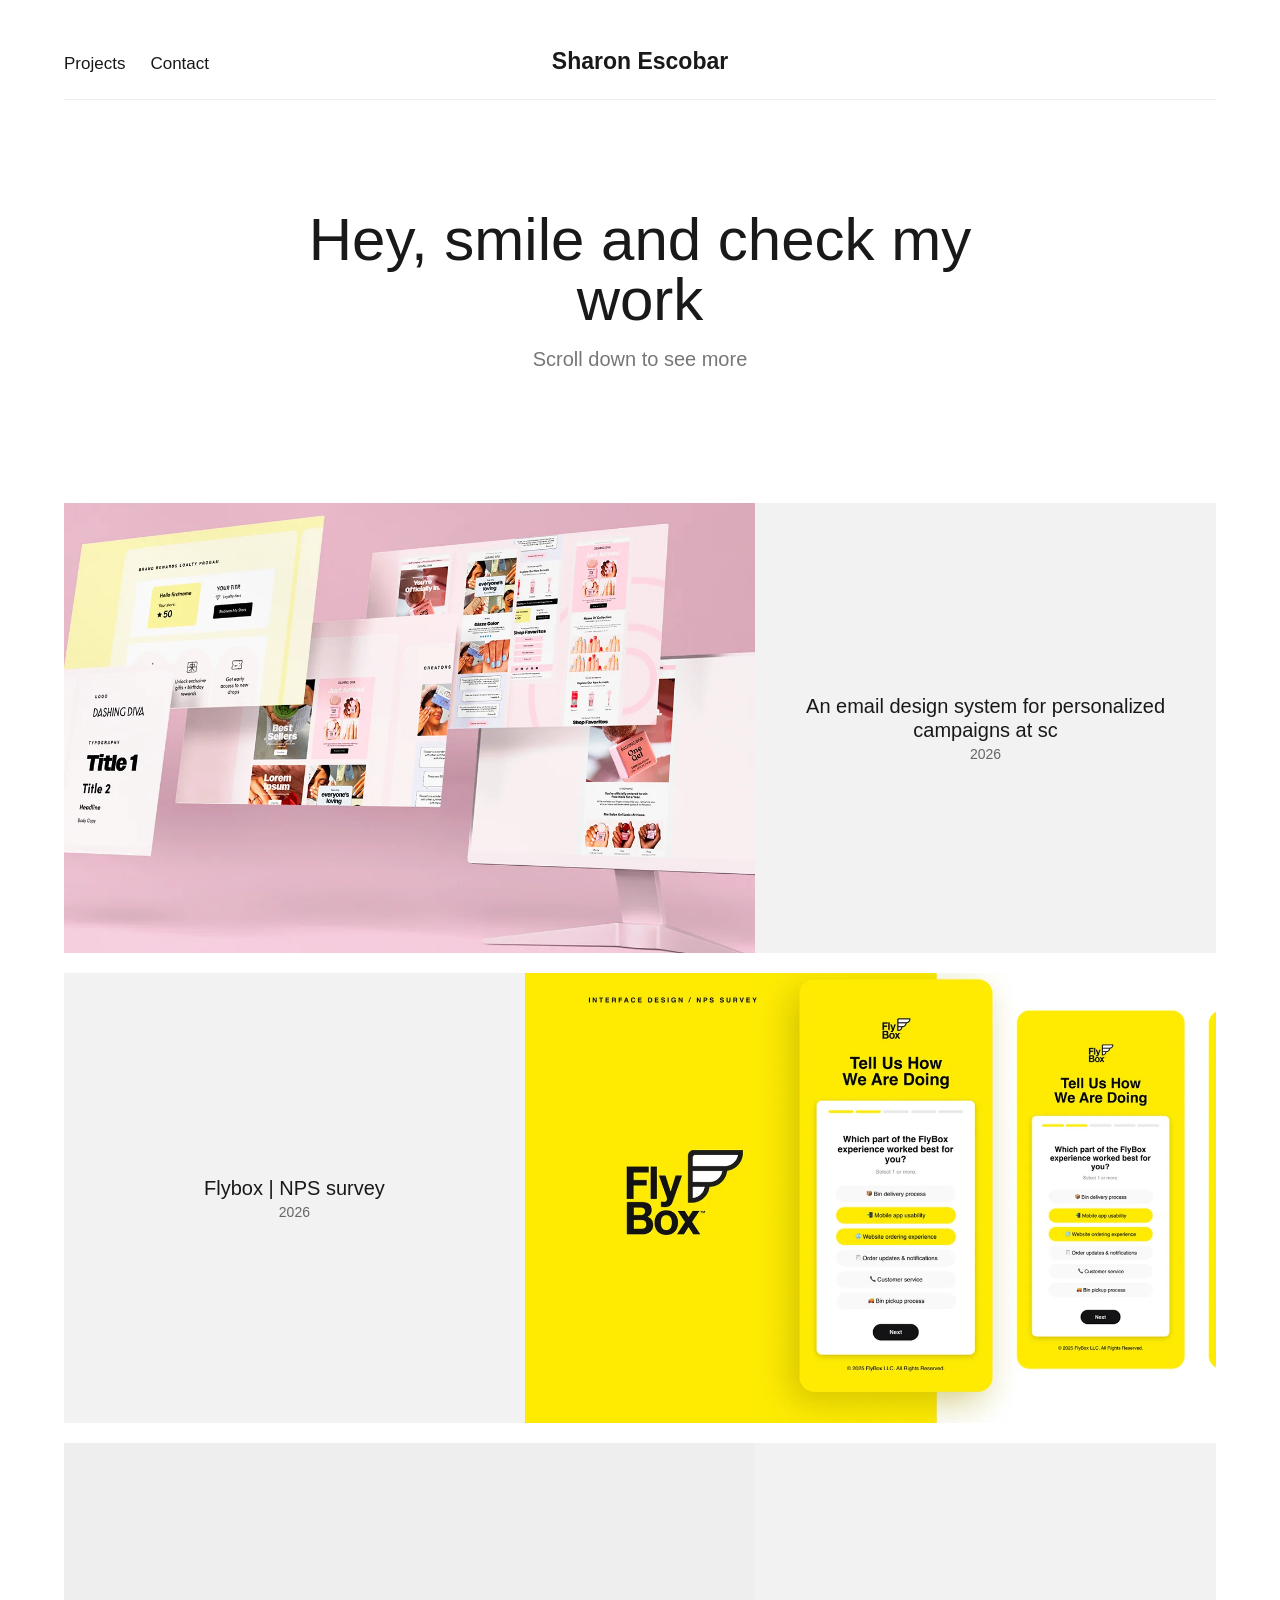
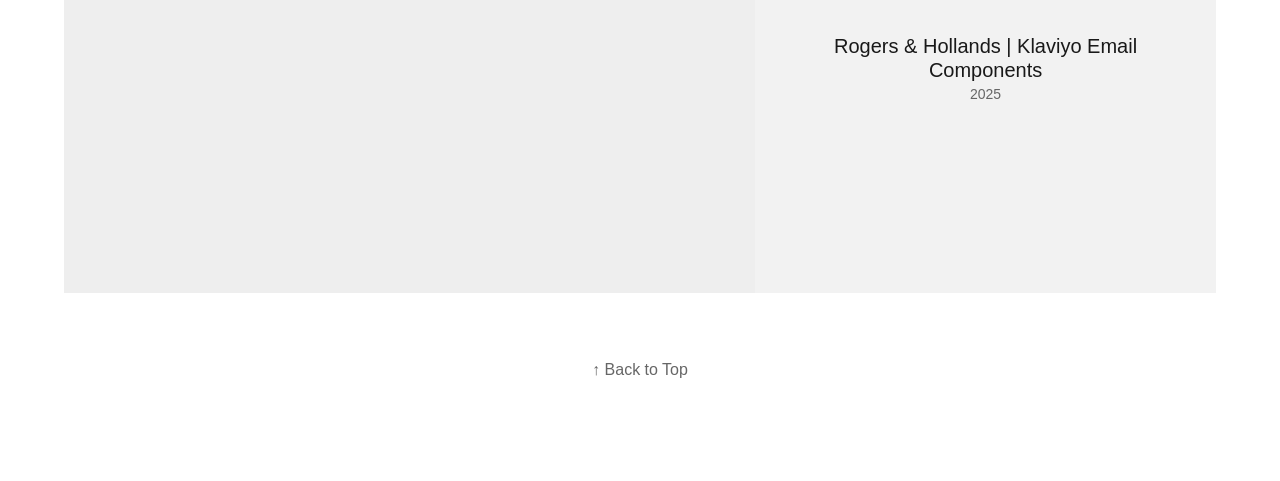
<file: work/index.html>
<!DOCTYPE html><html lang="en"><head><meta charSet="utf-8"/><meta name="viewport" content="width=device-width, initial-scale=1"/><link rel="stylesheet" href="/_next/static/chunks/1fuy-kwhqlm_t.css" data-precedence="next"/><link rel="preload" as="script" fetchPriority="low" href="/_next/static/chunks/310vm2bl3xxpt.js"/><script src="/_next/static/chunks/1wnov70f88xjy.js" async=""></script><script src="/_next/static/chunks/39_j1bdzreq0m.js" async=""></script><script src="/_next/static/chunks/0c98xzjfks9hq.js" async=""></script><script src="/_next/static/chunks/turbopack-2u1d16houkiyo.js" async=""></script><script src="/_next/static/chunks/3i3r_b7oxx2u1.js" async=""></script><title>Sharon Escobar</title><meta name="description" content="Hey, smile and check my work"/><script src="/_next/static/chunks/0cz1d0mv5g_q7.js" noModule=""></script></head><body><div hidden=""><!--$--><!--/$--></div><div class="shell" id="top"><header class="site-header"><nav aria-label="Portfolio"><a href="/work/">Projects</a><a href="/contact/">Contact</a></nav><a class="brand" href="/work/">Sharon Escobar</a><details class="mobile-menu"><summary aria-label="Navigation menu">☰</summary><nav><a href="/work/">Projects</a><a href="/contact/">Contact</a></nav></details></header><main><div class="masthead"><h1>Hey, smile and check my work</h1><p>Scroll down to see more</p></div><div class="cards"><a class="card" href="/dashing-diva-email-mkt-design-system/"><div class="cover"><img alt="Overview of the Dashing Diva modular email design system" src="/portfolio-images/image-06dc9033621715ffb0074c9750079997d0ea402c-1214x910-png-1280.webp" srcSet="/portfolio-images/image-06dc9033621715ffb0074c9750079997d0ea402c-1214x910-png-640.webp 640w, /portfolio-images/image-06dc9033621715ffb0074c9750079997d0ea402c-1214x910-png-1280.webp 1280w, /portfolio-images/image-06dc9033621715ffb0074c9750079997d0ea402c-1214x910-png-1920.webp 1920w" sizes="(max-width: 600px) 90vw, 58vw" loading="lazy" width="1214" height="910"/></div><div class="details"><span>An email design system for personalized campaigns at sc</span><small>2026</small></div></a><a class="card" href="/web-product-nps-survey/"><div class="cover"><img alt="Yellow FlyBox mobile customer survey screens" src="/portfolio-images/image-5784114c1a1ff55fa09bc6ae8c6f970abc35f98d-1439x1080-png-1280.webp" srcSet="/portfolio-images/image-5784114c1a1ff55fa09bc6ae8c6f970abc35f98d-1439x1080-png-640.webp 640w, /portfolio-images/image-5784114c1a1ff55fa09bc6ae8c6f970abc35f98d-1439x1080-png-1280.webp 1280w, /portfolio-images/image-5784114c1a1ff55fa09bc6ae8c6f970abc35f98d-1439x1080-png-1920.webp 1920w" sizes="(max-width: 600px) 90vw, 58vw" loading="lazy" width="1439" height="1080"/></div><div class="details"><span>Flybox | NPS survey</span><small>2026</small></div></a><a class="card" href="/rogers-hollands-klaviyo-email-components/"><div class="cover"></div><div class="details"><span>Rogers &amp; Hollands | Klaviyo Email Components</span><small>2025</small></div></a></div></main><!--$--><!--/$--><footer><a href="#top">↑ Back to Top</a></footer></div><script id="_R_">(globalThis["TURBOPACK"] || (globalThis["TURBOPACK"] = [])).push({"otherChunks":["static/chunks/310vm2bl3xxpt.js","static/chunks/1wnov70f88xjy.js","static/chunks/39_j1bdzreq0m.js","static/chunks/0c98xzjfks9hq.js"],"runtimeModuleIds":[94553]});</script><script src="/_next/static/chunks/310vm2bl3xxpt.js" async=""></script><script>(self.__next_f=self.__next_f||[]).push([0])</script><script>self.__next_f.push([1,"1:\"$Sreact.fragment\"\n4:\"/_next/static/chunks/3i3r_b7oxx2u1.js\"\n5:I[39756,[\"$4\"],\"default\"]\n6:I[37457,[\"$4\"],\"default\"]\na:I[97367,[\"$4\"],\"OutletBoundary\"]\nb:\"$Sreact.suspense\"\nd:\"ViewportBoundary\"\ne:I[97367,[\"$4\"],\"$d\"]\n10:\"MetadataBoundary\"\n11:I[97367,[\"$4\"],\"$10\"]\n13:I[68027,[\"$4\"],\"default\",1]\n:HL[\"/_next/static/chunks/1fuy-kwhqlm_t.css\",\"style\"]\n7:X\n8:[[\"children\",{\"s\":\"__PAGE__\",\"h\":512,\"d\":{\"r\":[\"$\",\"$1\",\"c\",{\"children\":[\"$L9\",null,[\"$\",\"$La\",null,{\"children\":[\"$\",\"$b\",null,{\"name\":\"Next.MetadataOutlet\",\"children\":\"$@c\"}]}]]}],\"p\":false,\"v\":null}}]]\n3:[[\"children\",{\"s\":\"work\",\"h\":512,\"d\":{\"r\":[\"$\",\"$1\",\"c\",{\"children\":[null,[\"$\",\"$L5\",null,{\"parallelRouterKey\":\"children\",\"error\":\"$undefined\",\"errorStyles\":\"$undefined\",\"errorScripts\":\"$undefined\",\"template\":[\"$\",\"$L6\",null,{}],\"templateStyles\":\"$undefined\",\"templateScripts\":\"$undefined\",\"notFound\":\"$undefined\",\"forbidden\":\"$undefined\",\"unauthorized\":\"$undefined\"}]]}],\"p\":false,\"v\":\"$7\"},\"c\":\"$Q8\"}]]\n0:{\"P\":null,\"c\":[\"\",\"work\",\"\"],\"q\":\"\",\"i\":false,\"t\":{\"t\":{\"s\":\"\",\"h\":528,\"d\":{\"r\":[\"$\",\"$1\",\"c\",{\"children\":[[[\"$\",\"link\",\"0\",{\"rel\":\"stylesheet\",\"href\":\"/_next/static/chunks/1fuy-kwhqlm_t.css\",\"precedence\":\"next\",\"crossOrigin\":\"$undefined\",\"nonce\":\"$undefined\"}],[\"$\",\"script\",\"script-0\",{\"src\":\"/_next/static/chunks/3i3r_b7oxx2u1.js\",\"async\":true,\"nonce\":\"$undefined\"}]],\"$L2\"]}],\"p\":false,\"v\":null},\"c\":\"$Q3\"},\"h\":{\"r\":[\"$\",\"$1\",\"h\",{\"children\":[null,[\"$\",\"$Le\",null,{\"children\":\"$Lf\"}],[\"$\",\"$L11\",null,{\"children\":[[\"$\",\"div\",null,{\"hidden\":true,\"children\":[\"$\",\"$b\",null,{\"name\":\"Next.Metadata\",\"children\":\"$L12\"}]}],null]}],null]}],\"p\":false,\"v\":null}},\"m\":\"$undefined\",\"G\":[\"$13\",[[\"$\",\"link\",\"0\",{\"rel\":\"stylesheet\",\"href\":\"/_next/static/chunks/1fuy-kwhqlm_t.css\",\"precedence\":\"next\",\"crossOrigin\":\"$undefined\",\"nonce\":\"$undefined\"}]]],\"S\":true,\"r\":\"$undefined\",\"s\":\"$undefined\",\"a\":\"$undefined\",\"l\":\"$undefined\",\"p\":\"$undefined\",\"d\":\"$undefined\",\"b\":\"I9uqcalOZns8fiYQJQ78E\"}\n7:C\nf:[[\"$\",\"meta\",\"0\",{\"charSet\":\"utf-8\"}],[\"$\",\"meta\",\"1\",{\"name\":\"viewport\",\"content\":\"width=device-width, initial-scale=1\"}]]\n"])</script><script>self.__next_f.push([1,"14:I[22016,[\"$4\"],\"\"]\n15:I[21420,[\"$4\"],\"MobileMenu\"]\n2:[\"$\",\"html\",null,{\"lang\":\"en\",\"children\":[\"$\",\"body\",null,{\"children\":[\"$\",\"div\",null,{\"className\":\"shell\",\"id\":\"top\",\"children\":[[\"$\",\"header\",null,{\"className\":\"site-header\",\"children\":[[\"$\",\"nav\",null,{\"aria-label\":\"Portfolio\",\"children\":[[\"$\",\"$L14\",null,{\"href\":\"/work\",\"children\":\"Projects\"}],[\"$\",\"$L14\",null,{\"href\":\"/contact\",\"children\":\"Contact\"}]]}],[\"$\",\"$L14\",null,{\"className\":\"brand\",\"href\":\"/work\",\"children\":\"Sharon Escobar\"}],[\"$\",\"$L15\",null,{\"children\":\"$2:props:children:props:children:props:children:0:props:children:0:props:children\"}]]}],[\"$\",\"$L5\",null,{\"parallelRouterKey\":\"children\",\"error\":\"$undefined\",\"errorStyles\":\"$undefined\",\"errorScripts\":\"$undefined\",\"template\":[\"$\",\"$L6\",null,{}],\"templateStyles\":\"$undefined\",\"templateScripts\":\"$undefined\",\"notFound\":[[[\"$\",\"title\",null,{\"children\":\"404: This page could not be found.\"}],[\"$\",\"div\",null,{\"style\":{\"fontFamily\":\"system-ui,\\\"Segoe UI\\\",Roboto,Helvetica,Arial,sans-serif,\\\"Apple Color Emoji\\\",\\\"Segoe UI Emoji\\\"\",\"height\":\"100vh\",\"textAlign\":\"center\",\"display\":\"flex\",\"flexDirection\":\"column\",\"alignItems\":\"center\",\"justifyContent\":\"center\"},\"children\":[\"$\",\"div\",null,{\"children\":[[\"$\",\"style\",null,{\"dangerouslySetInnerHTML\":{\"__html\":\"body{color:#000;background:#fff;margin:0}.next-error-h1{border-right:1px solid rgba(0,0,0,.3)}@media (prefers-color-scheme:dark){body{color:#fff;background:#000}.next-error-h1{border-right:1px solid rgba(255,255,255,.3)}}\"}}],[\"$\",\"h1\",null,{\"className\":\"next-error-h1\",\"style\":{\"display\":\"inline-block\",\"margin\":\"0 20px 0 0\",\"padding\":\"0 23px 0 0\",\"fontSize\":24,\"fontWeight\":500,\"verticalAlign\":\"top\",\"lineHeight\":\"49px\"},\"children\":404}],[\"$\",\"div\",null,{\"style\":{\"display\":\"inline-block\"},\"children\":[\"$\",\"h2\",null,{\"style\":{\"fontSize\":14,\"fontWeight\":400,\"lineHeight\":\"49px\",\"margin\":0},\"children\":\"This page could not be found.\"}]}]]}]}]],[]],\"forbidden\":\"$undefined\",\"unauthorized\":\"$undefined\"}],[\"$\",\"footer\",null,{\"children\":[[\"$\",\"a\",null,{\"href\":\"#top\",\"children\":\"↑ Back to Top\"}],null]}]]}]}]}]\n9:[\"$\",\"main\",null,{\"children\":[[\"$\",\"div\",null,{\"className\":\"masthead\",\"children\":[[\"$\",\"h1\",null,{\"children\":\"Hey, smile and check my work\"}],[\"$\",\"p\",null,{\"children\":\"Scroll down to see more\"}]]}],[\"$\",\"div\",null,{\"className\":\"cards\",\"children\":[[\"$\",\"$L14\",\"adobe-p6acd26fe63382dfeb41e3a3f7e84d7f9fae1fef39a1923d182d69\",{\"className\":\"card\",\"href\":\"/dashing-diva-email-mkt-design-system\",\"children\":[[\"$\",\"div\",null,{\"className\":\"cover\",\"children\":[\"$\",\"img\",null,{\"alt\":\"Overview of the Dashing Diva modular email design system\",\"src\":\"/portfolio-images/image-06dc9033621715ffb0074c9750079997d0ea402c-1214x910-png-1280.webp\",\"srcSet\":\"/portfolio-images/image-06dc9033621715ffb0074c9750079997d0ea402c-1214x910-png-640.webp 640w, /portfolio-images/image-06dc9033621715ffb0074c9750079997d0ea402c-1214x910-png-1280.webp 1280w, /portfolio-images/image-06dc9033621715ffb0074c9750079997d0ea402c-1214x910-png-1920.webp 1920w\",\"sizes\":\"(max-width: 600px) 90vw, 58vw\",\"loading\":\"lazy\",\"width\":1214,\"height\":910}]}],[\"$\",\"div\",null,{\"className\":\"details\",\"children\":[[\"$\",\"span\",null,{\"children\":\"An email design system for personalized campaigns at sc\"}],[\"$\",\"small\",null,{\"children\":\"2026\"}]]}]]}],[\"$\",\"$L14\",\"adobe-p6aca79089b38de6ade1e517288ff36df1c982c4ee37350fb83337\",{\"className\":\"card\",\"href\":\"/web-product-nps-survey\",\"children\":[[\"$\",\"div\",null,{\"className\":\"cover\",\"children\":[\"$\",\"img\",null,{\"alt\":\"Yellow FlyBox mobile customer survey screens\",\"src\":\"/portfolio-images/image-5784114c1a1ff55fa09bc6ae8c6f970abc35f98d-1439x1080-png-1280.webp\",\"srcSet\":\"/portfolio-images/image-5784114c1a1ff55fa09bc6ae8c6f970abc35f98d-1439x1080-png-640.webp 640w, /portfolio-images/image-5784114c1a1ff55fa09bc6ae8c6f970abc35f98d-1439x1080-png-1280.webp 1280w, /portfolio-images/image-5784114c1a1ff55fa09bc6ae8c6f970abc35f98d-1439x1080-png-1920.webp 1920w\",\"sizes\":\"(max-width: 600px) 90vw, 58vw\",\"loading\":\"lazy\",\"width\":1439,\"height\":1080}]}],[\"$\",\"div\",null,{\"className\":\"details\",\"children\":[[\"$\",\"span\",null,{\"children\":\"Flybox | NPS survey\"}],[\"$\",\"small\",null,{\"children\":\"2026\"}]]}]]}],[\"$\",\"$L14\",\"adobe-p6aca7bad234c34ba67fb9f6c24be3ae2b688af8f8ca42fc484dc1\",{\"className\":\"card\",\"href\":\"/rogers-hollands-klaviyo-email-components\",\"children\":[[\"$\",\"div\",null,{\"className\":\"cover\",\"children\":null}],[\"$\",\"div\",null,{\"className\":\"details\",\"children\":[[\"$\",\"span\",null,{\"children\":\"Rogers \u0026 Hollands | Klaviyo Email Components\"}],[\"$\",\"small\",null,{\"children\":\"2025\"}]]}]]}]]}]]}]\nc:null\n12:[[\"$\",\"title\",\"0\",{\"children\":\"Sharon Escobar\"}],[\"$\",\"meta\",\"1\",{\"name\":\"description\",\"content\":\"Hey, smile and check my work\"}]]\n"])</script></body></html>
</file>
<file: _next/static/chunks/1fuy-kwhqlm_t.css>
*{box-sizing:border-box}html{scroll-behavior:smooth}body{color:#191919;background:#fff;margin:0;font:16px/1.45 Helvetica,Arial,sans-serif}a{color:inherit;text-decoration:none}a:hover{text-decoration:underline}:focus-visible{outline-offset:3px;outline:3px solid #215f99}.shell{width:90%;max-width:1200px;margin:auto}.site-header{border-bottom:1px solid #eee;place-items:center;height:100px;padding-top:25px;display:grid;position:relative}.site-header>nav{gap:25px;font-size:17px;display:flex;position:absolute;bottom:22px;left:0}.brand{font-size:23px;font-weight:700}.mobile-menu{display:none}.masthead{text-align:center;padding:110px 0 130px}.masthead h1{max-width:800px;margin:0 auto;font-size:60px;font-weight:400;line-height:1}.masthead p{color:#777;margin:15px 0 0;font-size:20px;line-height:28px}.cards{gap:20px;display:grid}.card{background:#f2f2f2;height:450px;display:flex}.card:nth-child(2n){flex-direction:row-reverse}.cover{background:#eee;width:60%;overflow:hidden}.cover img{object-fit:cover;width:100%;height:100%}.details{text-align:center;flex-direction:column;justify-content:center;align-items:center;width:40%;padding:24px 3.2%;font-size:20px;font-weight:500;line-height:24px;display:flex}.details small{color:#666;margin-top:3px;font-size:14px;font-weight:400;line-height:18px}.page-heading{text-align:center;max-width:620px;margin:auto;padding:60px 0}.page-heading h1{margin:0;font-size:25px;line-height:27px}.page-heading p{white-space:pre-line;margin:20px 0 0;font-size:16px;line-height:22px}.study>:is(p,h2,ul,ol,blockquote){max-width:800px;margin:20px auto}.study{text-align:center}.study .caption{padding:10px 0 20px;font-size:13px;line-height:16px}.study h2{font-size:25px}.centered{text-align:center}.study figure{margin:0 auto 20px}.study figure img{width:100%;height:auto;display:block}.study iframe{border:none;width:100%;margin:20px 0;display:block}.related-heading{text-align:center;margin:60px auto 24px;font-size:22px}.related{grid-template-columns:repeat(3,minmax(0,1fr))}.related .card{flex-direction:column;height:auto}.related .cover{aspect-ratio:4/3;width:100%}.related .details{width:100%;min-height:115px}.contact{text-align:center;min-height:420px}.contact-form{text-align:left;gap:20px;max-width:620px;margin:auto;display:grid}.contact-form fieldset{border:0;gap:20px;min-width:0;margin:0;padding:0;display:grid}.contact-form [role=status] a{text-decoration:underline}.contact-form label{gap:6px;display:grid}.contact-form input,.contact-form textarea{width:100%;font:inherit;border:1px solid #aaa;padding:10px}.contact-form textarea{resize:vertical}.contact-form button{color:#fff;font:inherit;cursor:pointer;background:#191919;border:0;justify-self:start;padding:12px 25px}footer{text-align:center;color:#666;padding:65px 0 100px}@media (max-width:768px){.site-header{height:70px;padding:0}.site-header>nav{display:none}.brand{font-size:21px}.mobile-menu{z-index:2;display:block;position:absolute;top:12px;right:0}.mobile-menu summary{cursor:pointer;padding:8px;font-size:20px;list-style:none}.mobile-menu nav{background:#fff;padding:10px 20px;position:absolute;right:0;box-shadow:0 5px 16px #0002}.mobile-menu nav a{padding:10px;display:block}.masthead{padding:38px 0 50px}.masthead h1{font-size:25px}.masthead p{margin-top:10px;font-size:14px;line-height:20px}}@media (max-width:600px){.card,.card:nth-child(2n){flex-direction:column;height:auto}.cover{aspect-ratio:4/3;width:100%}.details{width:100%;min-height:90px;padding:20px 8%;font-size:14px;line-height:17px}.details small{font-size:12px}.related{grid-template-columns:1fr}.page-heading{padding:36px 0}}@media (prefers-reduced-motion:reduce){html{scroll-behavior:auto}}
</file>
